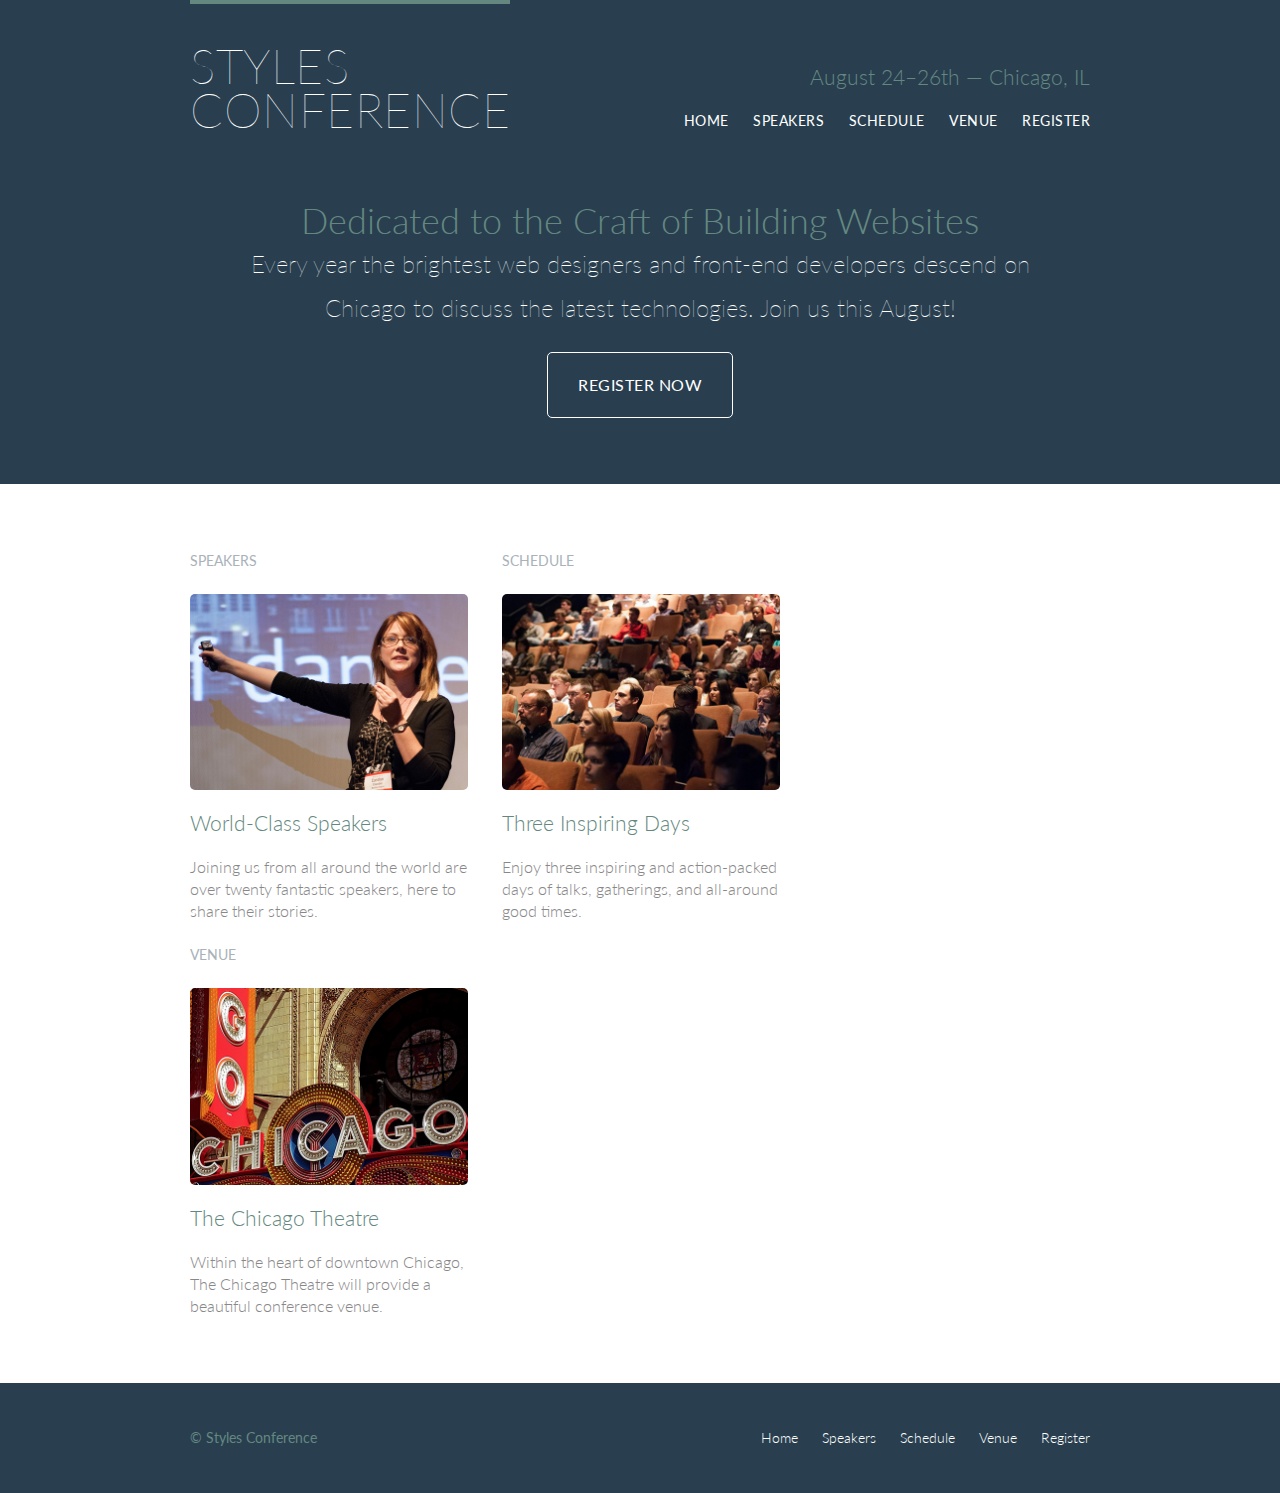
<file: index.html>
<!DOCTYPE html>
<html lang="en">

<head>
    <meta charset="utf-8">
    <title>Styles Conference</title>
    <link rel="stylesheet" href="assets/stylesheets/main.css">
    <link rel="stylesheet" href="http://fonts.googleapis.com/css?family=Lato:100,300,400">
</head>

<body>

    <!-- Header -->

    <header class="primary-header container group">

        <h1 class="logo">
        <a href="index.html">Styles <br> Conference</a>
      </h1>

        <h3 class="tagline">August 24&ndash;26th &mdash; Chicago, IL</h3>

        <nav class="nav primary-nav">
            <ul>
                <li><a href="index.html">Home</a></li>
                <!--
          -->
                <li><a href="speakers.html">Speakers</a></li>
                <!--
          -->
                <li><a href="schedule.html">Schedule</a></li>
                <!--
          -->
                <li><a href="venue.html">Venue</a></li>
                <!--
          -->
                <li><a href="register.html">Register</a></li>
            </ul>
        </nav>

    </header>

    <!-- Hero -->

    <section class="hero container">

        <h2>Dedicated to the Craft of Building Websites</h2>

        <p>Every year the brightest web designers and front-end developers descend on Chicago to discuss the latest technologies. Join us this August!</p>

        <a class="btn btn-alt" href="register.html">Register Now</a>

    </section>

    <!-- Teasers -->

    <section class="row">
        <div class="grid">

            <!-- Speakers -->

            <section class="teaser col-1-3">
                <h5>Speakers</h5>
                <a href="speakers.html">
                    <img src="assets/images/home/speakers.jpg" alt="Professional Speaker">
                    <h3>World-Class Speakers</h3>
                </a>
                <p>Joining us from all around the world are over twenty fantastic speakers, here to share their stories.</p>
            </section>
            <!--

        Schedule

        -->
            <section class="teaser col-1-3">
                <h5>Schedule</h5>
                <a href="schedule.html">
                    <img src="assets/images/home/schedule.jpg" alt="Conference Attendees">
                    <h3>Three Inspiring Days</h3>
                </a>
                <p>Enjoy three inspiring and action-packed days of talks, gatherings, and all-around good times.</p>
            </section>
            <!--

        Venue

        -->
            <section class="teaser col-1-3">
                <h5>Venue</h5>
                <a href="venue.html">
                    <img src="assets/images/home/venue.jpg" alt="The Chicago Theatre">
                    <h3>The Chicago Theatre</h3>
                </a>
                <p>Within the heart of downtown Chicago, The Chicago Theatre will provide a beautiful conference venue.</p>
            </section>

        </div>
    </section>

    <!-- Footer -->

    <footer class="primary-footer container group">

        <small>&copy; Styles Conference</small>

        <nav class="nav">
            <ul>
                <li><a href="index.html">Home</a></li>
                <!--
          -->
                <li><a href="speakers.html">Speakers</a></li>
                <!--
          -->
                <li><a href="schedule.html">Schedule</a></li>
                <!--
          -->
                <li><a href="venue.html">Venue</a></li>
                <!--
          -->
                <li><a href="register.html">Register</a></li>
            </ul>
        </nav>

    </footer>

</body>

</html>
</file>
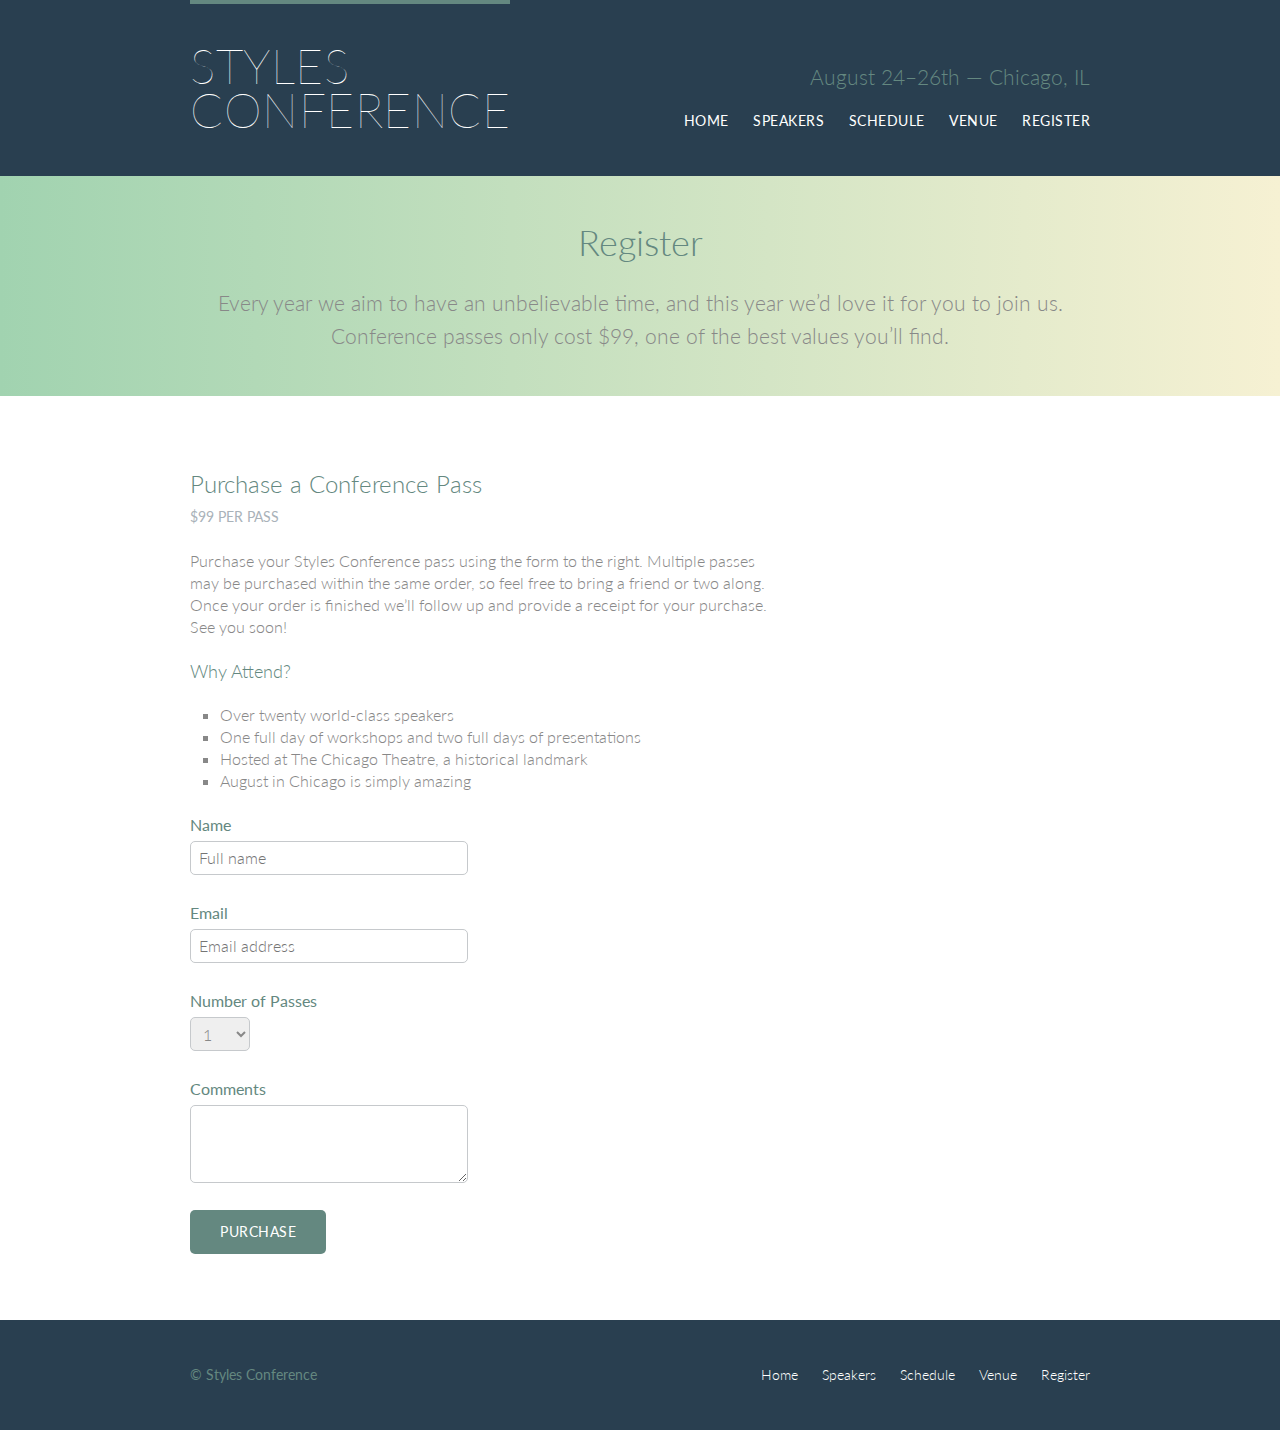
<file: register.html>
<!DOCTYPE html>
<html lang="en">

<head>
    <meta charset="utf-8">
    <title>Register - Styles Conference</title>
    <link rel="stylesheet" href="assets/stylesheets/main.css">
    <link rel="stylesheet" href="http://fonts.googleapis.com/css?family=Lato:100,300,400">
</head>

<body>


    <header class="primary-header container group">

        <h1 class="logo">
        <a href="index.html">Styles <br> Conference</a>
      </h1>

        <h3 class="tagline">August 24&ndash;26th &mdash; Chicago, IL</h3>

        <nav class="nav primary-nav">
            <ul>
                <li><a href="index.html">Home</a></li>
                <!--
          -->
                <li><a href="speakers.html">Speakers</a></li>
                <!--
          -->
                <li><a href="schedule.html">Schedule</a></li>
                <!--
          -->
                <li><a href="venue.html">Venue</a></li>
                <!--
          -->
                <li><a href="register.html">Register</a></li>
            </ul>
        </nav>

    </header>


    <section class="row-alt">
        <div class="lead container">

            <h1>Register</h1>

            <p>Every year we aim to have an unbelievable time, and this year we&#8217;d love it for you to join us. Conference passes only cost $99, one of the best values you&#8217;ll find.</p>

        </div>
    </section>


    <section class="row">
        <div class="grid">


            <section class="col-2-3">

                <h2>Purchase a Conference Pass</h2>
                <h5>$99 per Pass</h5>

                <p>Purchase your Styles Conference pass using the form to the right. Multiple passes may be purchased within the same order, so feel free to bring a friend or two along. Once your order is finished we&#8217;ll follow up and provide a receipt for your purchase. See you soon!</p>

                <h4>Why Attend?</h4>

                <ul class="why-attend">
                    <li>Over twenty world-class speakers</li>
                    <li>One full day of workshops and two full days of presentations</li>
                    <li>Hosted at The Chicago Theatre, a historical landmark</li>
                    <li>August in Chicago is simply amazing</li>
                </ul>

            </section>

            <form class="col-1-3" action="#" method="post">

                <fieldset class="register-group">

                    <label>
                        Name
                        <input type="text" name="name" placeholder="Full name" required>
                    </label>

                    <label>
                        Email
                        <input type="email" name="email" placeholder="Email address" required>
                    </label>

                    <label>
                        Number of Passes
                        <select name="quantity" required>
                            <option value="1" selected>1</option>
                            <option value="2">2</option>
                            <option value="3">3</option>
                            <option value="4">4</option>
                            <option value="5">5</option>
                        </select>
                    </label>

                    <label>
                        Comments
                        <textarea name="comments"></textarea>
                    </label>

                </fieldset>

                <input class="btn btn-default" type="submit" name="submit" value="Purchase">

            </form>

        </div>
    </section>


    <footer class="primary-footer container group">

        <small>&copy; Styles Conference</small>

        <nav class="nav">
            <ul>
                <li><a href="index.html">Home</a></li>
                <!--
          -->
                <li><a href="speakers.html">Speakers</a></li>
                <!--
          -->
                <li><a href="schedule.html">Schedule</a></li>
                <!--
          -->
                <li><a href="venue.html">Venue</a></li>
                <!--
          -->
                <li><a href="register.html">Register</a></li>
            </ul>
        </nav>

    </footer>

</body>

</html>
</file>
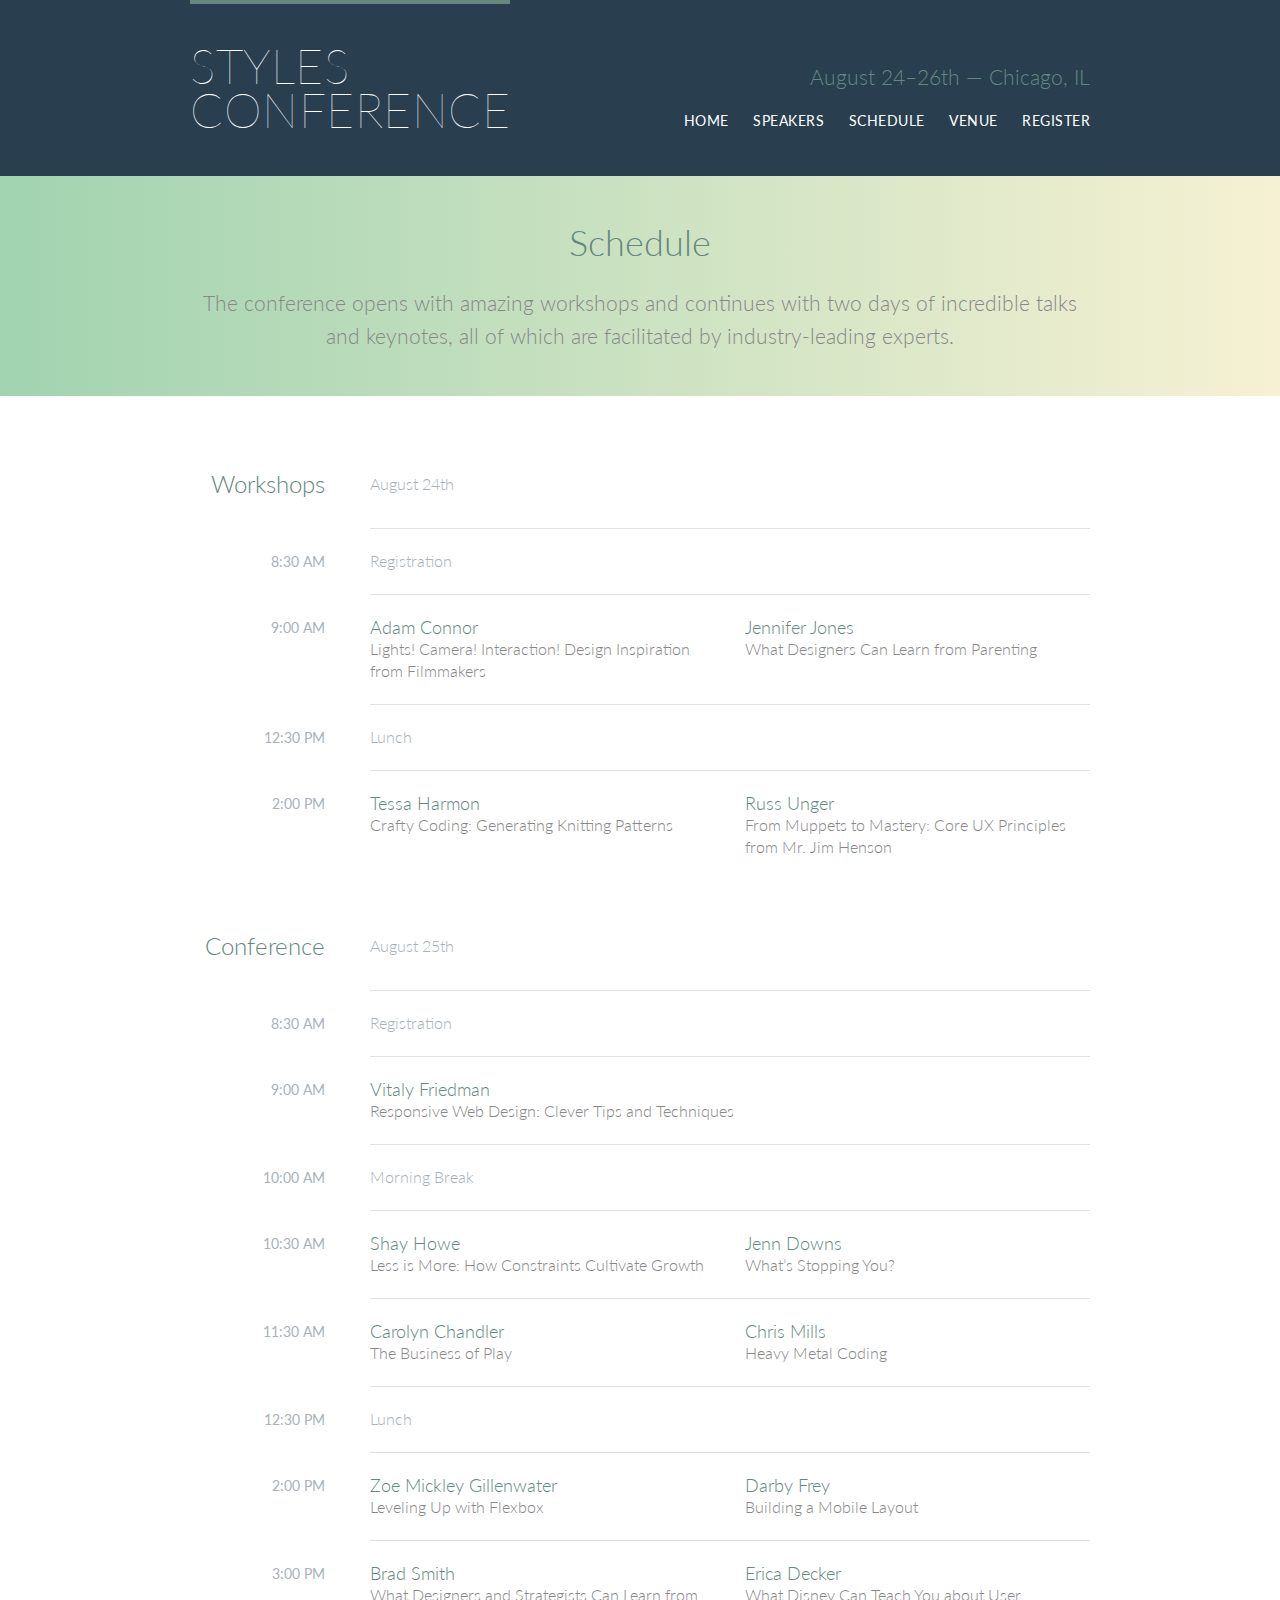
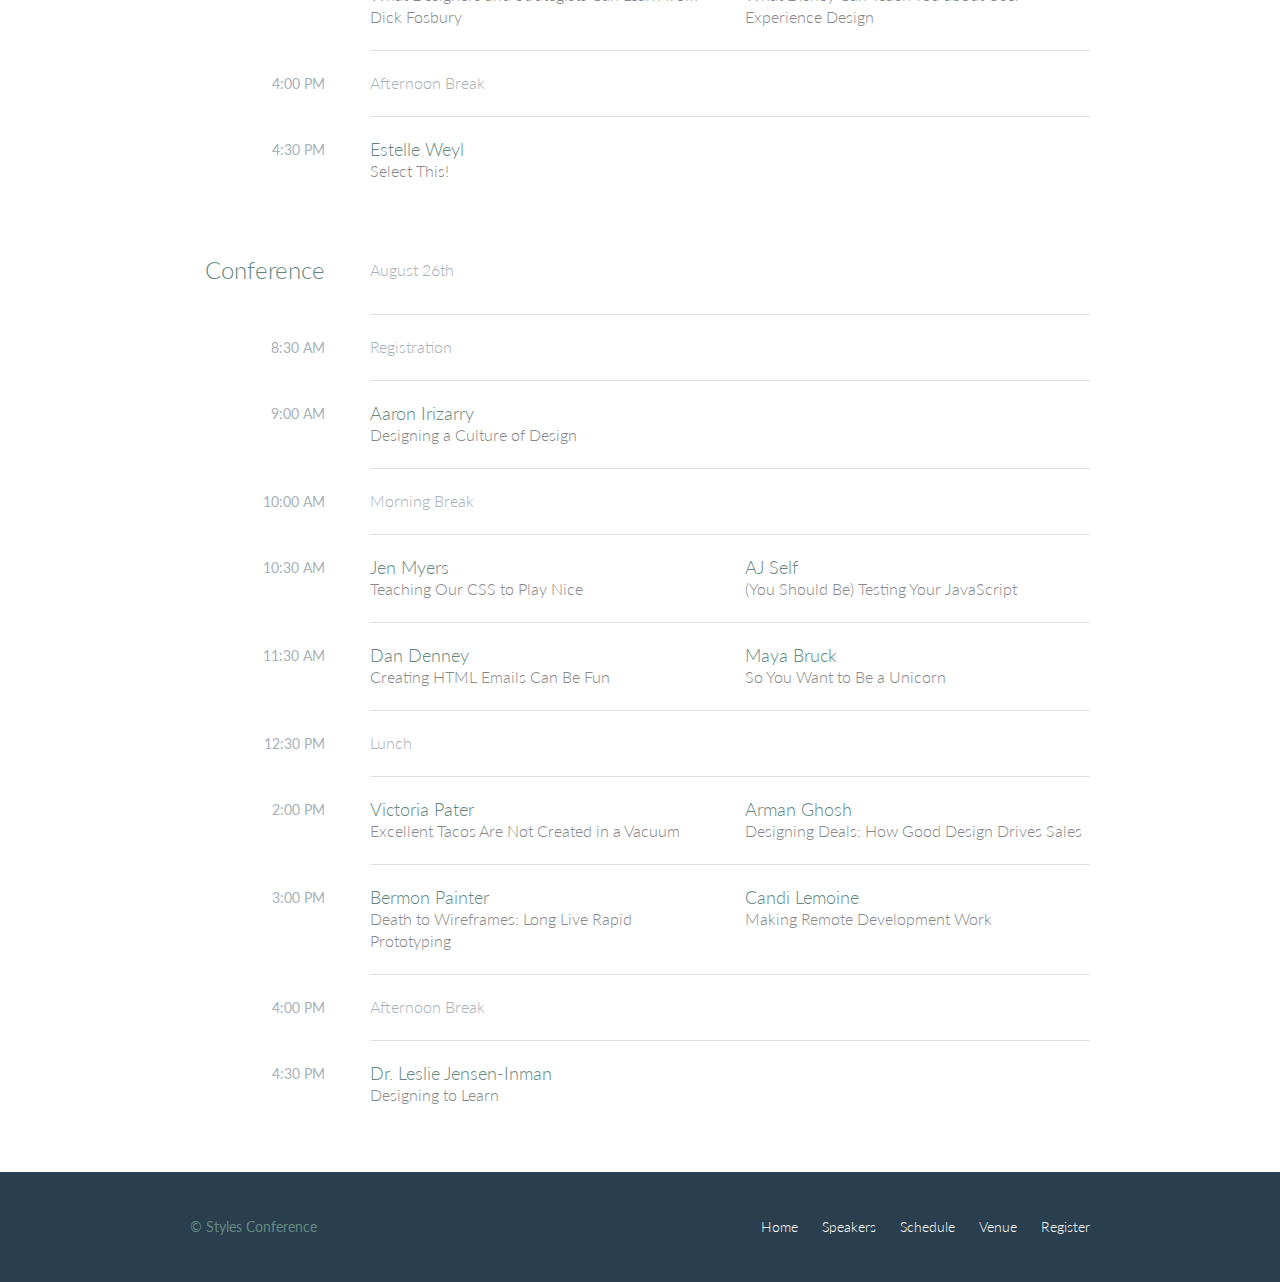
<file: schedule.html>
<!DOCTYPE html>
<html lang="en">

<head>
    <meta charset="utf-8">
    <title>Schedule - Styles Conference</title>
    <link rel="stylesheet" href="assets/stylesheets/main.css">
    <link rel="stylesheet" href="http://fonts.googleapis.com/css?family=Lato:100,300,400">
</head>

<body>

    <!-- Header -->

    <header class="primary-header container group">

        <h1 class="logo">
        <a href="index.html">Styles <br> Conference</a>
      </h1>

        <h3 class="tagline">August 24&ndash;26th &mdash; Chicago, IL</h3>

        <nav class="nav primary-nav">
            <ul>
                <li><a href="index.html">Home</a></li>
                <!--
          -->
                <li><a href="speakers.html">Speakers</a></li>
                <!--
          -->
                <li><a href="schedule.html">Schedule</a></li>
                <!--
          -->
                <li><a href="venue.html">Venue</a></li>
                <!--
          -->
                <li><a href="register.html">Register</a></li>
            </ul>
        </nav>

    </header>

    <!-- Lead -->

    <section class="row-alt">
        <div class="lead container">

            <h1>Schedule</h1>

            <p>The conference opens with amazing workshops and continues with two days of incredible talks and keynotes, all of which are facilitated by industry-leading experts.</p>

        </div>
    </section>


    <section class="row">
        <div class="container">

            <table>
                <thead>
                    <tr>
                        <th scope="row">
                            Workshops
                        </th>
                        <td class="schedule-offset" colspan="2">
                            August 24th
                        </td>
                    </tr>
                </thead>
                <tbody>
                    <tr>
                        <th scope="row">
                            <time datetime="08:30:00">8:30 AM</time>
                        </th>
                        <td class="schedule-offset" colspan="2">
                            Registration
                        </td>
                    </tr>
                    <tr>
                        <th scope="row">
                            <time datetime="09:00:00">9:00 AM</time>
                        </th>
                        <td>
                            <a href="speakers.html#adam-connor">
                                <h4>Adam Connor</h4> Lights! Camera! Interaction! Design Inspiration from Filmmakers
                            </a>
                        </td>
                        <td>
                            <a href="speakers.html#jennifer-jones">
                                <h4>Jennifer Jones</h4> What Designers Can Learn from Parenting
                            </a>
                        </td>
                    </tr>
                    <tr>
                        <th scope="row">
                            <time datetime="12:30:00">12:30 PM</time>
                        </th>
                        <td class="schedule-offset" colspan="2">
                            Lunch
                        </td>
                    </tr>
                    <tr>
                        <th scope="row">
                            <time datetime="14:00">2:00 PM</time>
                        </th>
                        <td>
                            <a href="speakers.html#tessa-harmon">
                                <h4>Tessa Harmon</h4> Crafty Coding: Generating Knitting Patterns
                            </a>
                        </td>
                        <td>
                            <a href="speakers.html#russ-unger">
                                <h4>Russ Unger</h4> From Muppets to Mastery: Core UX Principles from Mr. Jim Henson
                            </a>
                        </td>
                    </tr>
                </tbody>
            </table>

            <!-- Conference -->

            <table>
                <thead>
                    <tr>
                        <th scope="row">
                            Conference
                        </th>
                        <td class="schedule-offset" colspan="2">
                            August 25th
                        </td>
                    </tr>
                </thead>
                <tbody>
                    <tr>
                        <th scope="row">
                            <time datetime="08:30:00">8:30 AM</time>
                        </th>
                        <td class="schedule-offset" colspan="2">
                            Registration
                        </td>
                    </tr>
                    <tr>
                        <th scope="row">
                            <time datetime="09:00:00">9:00 AM</time>
                        </th>
                        <td colspan="2">
                            <a href="speakers.html#vitaly-friedman">
                                <h4>Vitaly Friedman</h4> Responsive Web Design: Clever Tips and Techniques
                            </a>
                        </td>
                    </tr>
                    <tr>
                        <th scope="row">
                            <time datetime="10:00:00">10:00 AM</time>
                        </th>
                        <td class="schedule-offset" colspan="2">
                            Morning Break
                        </td>
                    </tr>
                    <tr>
                        <th scope="row">
                            <time datetime="10:30:00">10:30 AM</time>
                        </th>
                        <td>
                            <a href="speakers.html#shay-howe">
                                <h4>Shay Howe</h4> Less is More: How Constraints Cultivate Growth
                            </a>
                        </td>
                        <td>
                            <a href="speakers.html#jenn-downs">
                                <h4>Jenn Downs</h4> What&#8217;s Stopping You?
                            </a>
                        </td>
                    </tr>
                    <tr>
                        <th scope="row">
                            <time datetime="11:30:00">11:30 AM</time>
                        </th>
                        <td>
                            <a href="speakers.html#carolyn-chandler">
                                <h4>Carolyn Chandler</h4> The Business of Play
                            </a>
                        </td>
                        <td>
                            <a href="speakers.html#chris-mills">
                                <h4>Chris Mills</h4> Heavy Metal Coding
                            </a>
                        </td>
                    </tr>
                    <tr>
                        <th scope="row">
                            <time datetime="12:30:00">12:30 PM</time>
                        </th>
                        <td class="schedule-offset" colspan="2">
                            Lunch
                        </td>
                    </tr>
                    <tr>
                        <th scope="row">
                            <time datetime="14:00">2:00 PM</time>
                        </th>
                        <td>
                            <a href="speakers.html#zoe-mickley-gillenwater">
                                <h4>Zoe Mickley Gillenwater</h4> Leveling Up with Flexbox
                            </a>
                        </td>
                        <td>
                            <a href="speakers.html#darby-frey">
                                <h4>Darby Frey</h4> Building a Mobile Layout
                            </a>
                        </td>
                    </tr>
                    <tr>
                        <th scope="row">
                            <time datetime="15:00:00">3:00 PM</time>
                        </th>
                        <td>
                            <a href="speakers.html#brad-smith">
                                <h4>Brad Smith</h4> What Designers and Strategists Can Learn from Dick Fosbury
                            </a>
                        </td>
                        <td>
                            <a href="speakers.html#erica-decker">
                                <h4>Erica Decker</h4> What Disney Can Teach You about User Experience Design
                            </a>
                        </td>
                    </tr>
                    <tr>
                        <th scope="row">
                            <time datetime="16:00:00">4:00 PM</time>
                        </th>
                        <td class="schedule-offset" colspan="2">
                            Afternoon Break
                        </td>
                    </tr>
                    <tr>
                        <th scope="row">
                            <time datetime="16:30:00">4:30 PM</time>
                        </th>
                        <td colspan="2">
                            <a href="speakers.html#estelle-weyl">
                                <h4>Estelle Weyl</h4> Select This!
                            </a>
                        </td>
                    </tr>
                </tbody>
            </table>


            <table>
                <thead>
                    <tr>
                        <th scope="row">
                            Conference
                        </th>
                        <td class="schedule-offset" colspan="2">
                            August 26th
                        </td>
                    </tr>
                </thead>
                <tbody>
                    <tr>
                        <th scope="row">
                            <time datetime="08:30:00">8:30 AM</time>
                        </th>
                        <td class="schedule-offset" colspan="2">
                            Registration
                        </td>
                    </tr>
                    <tr>
                        <th scope="row">
                            <time datetime="09:00:00">9:00 AM</time>
                        </th>
                        <td colspan="2">
                            <a href="speakers.html#aaron-irizarry">
                                <h4>Aaron Irizarry</h4> Designing a Culture of Design
                            </a>
                        </td>
                    </tr>
                    <tr>
                        <th scope="row">
                            <time datetime="10:00:00">10:00 AM</time>
                        </th>
                        <td class="schedule-offset" colspan="2">
                            Morning Break
                        </td>
                    </tr>
                    <tr>
                        <th scope="row">
                            <time datetime="10:30:00">10:30 AM</time>
                        </th>
                        <td>
                            <a href="speakers.html#jen-myers">
                                <h4>Jen Myers</h4> Teaching Our CSS to Play Nice
                            </a>
                        </td>
                        <td>
                            <a href="speakers.html#aj-self">
                                <h4>AJ Self</h4> (You Should Be) Testing Your JavaScript
                            </a>
                        </td>
                    </tr>
                    <tr>
                        <th scope="row">
                            <time datetime="11:30:00">11:30 AM</time>
                        </th>
                        <td>
                            <a href="speakers.html#dan-denney">
                                <h4>Dan Denney</h4> Creating HTML Emails Can Be Fun
                            </a>
                        </td>
                        <td>
                            <a href="speakers.html#maya-bruck">
                                <h4>Maya Bruck</h4> So You Want to Be a Unicorn
                            </a>
                        </td>
                    </tr>
                    <tr>
                        <th scope="row">
                            <time datetime="12:30:00">12:30 PM</time>
                        </th>
                        <td class="schedule-offset" colspan="2">
                            Lunch
                        </td>
                    </tr>
                    <tr>
                        <th scope="row">
                            <time datetime="14:00">2:00 PM</time>
                        </th>
                        <td>
                            <a href="speakers.html#victoria-pater">
                                <h4>Victoria Pater</h4> Excellent Tacos Are Not Created in a Vacuum
                            </a>
                        </td>
                        <td>
                            <a href="speakers.html#arman-ghosh">
                                <h4>Arman Ghosh</h4> Designing Deals: How Good Design Drives Sales
                            </a>
                        </td>
                    </tr>
                    <tr>
                        <th scope="row">
                            <time datetime="15:00:00">3:00 PM</time>
                        </th>
                        <td>
                            <a href="speakers.html#bermon-painter">
                                <h4>Bermon Painter</h4> Death to Wireframes: Long Live Rapid Prototyping
                            </a>
                        </td>
                        <td>
                            <a href="speakers.html#candi-lemoine">
                                <h4>Candi Lemoine</h4> Making Remote Development Work
                            </a>
                        </td>
                    </tr>
                    <tr>
                        <th scope="row">
                            <time datetime="16:00:00">4:00 PM</time>
                        </th>
                        <td class="schedule-offset" colspan="2">
                            Afternoon Break
                        </td>
                    </tr>
                    <tr>
                        <th scope="row">
                            <time datetime="16:30:00">4:30 PM</time>
                        </th>
                        <td colspan="2">
                            <a href="speakers.html#leslie-jensen-inman">
                                <h4>Dr. Leslie Jensen-Inman</h4> Designing to Learn
                            </a>
                        </td>
                    </tr>
                </tbody>
            </table>

        </div>
    </section>


    <footer class="primary-footer container group">

        <small>&copy; Styles Conference</small>

        <nav class="nav">
            <ul>
                <li><a href="index.html">Home</a></li>
                <!--
          -->
                <li><a href="speakers.html">Speakers</a></li>
                <!--
          -->
                <li><a href="schedule.html">Schedule</a></li>
                <!--
          -->
                <li><a href="venue.html">Venue</a></li>
                <!--
          -->
                <li><a href="register.html">Register</a></li>
            </ul>
        </nav>

    </footer>

</body>

</html>
</file>
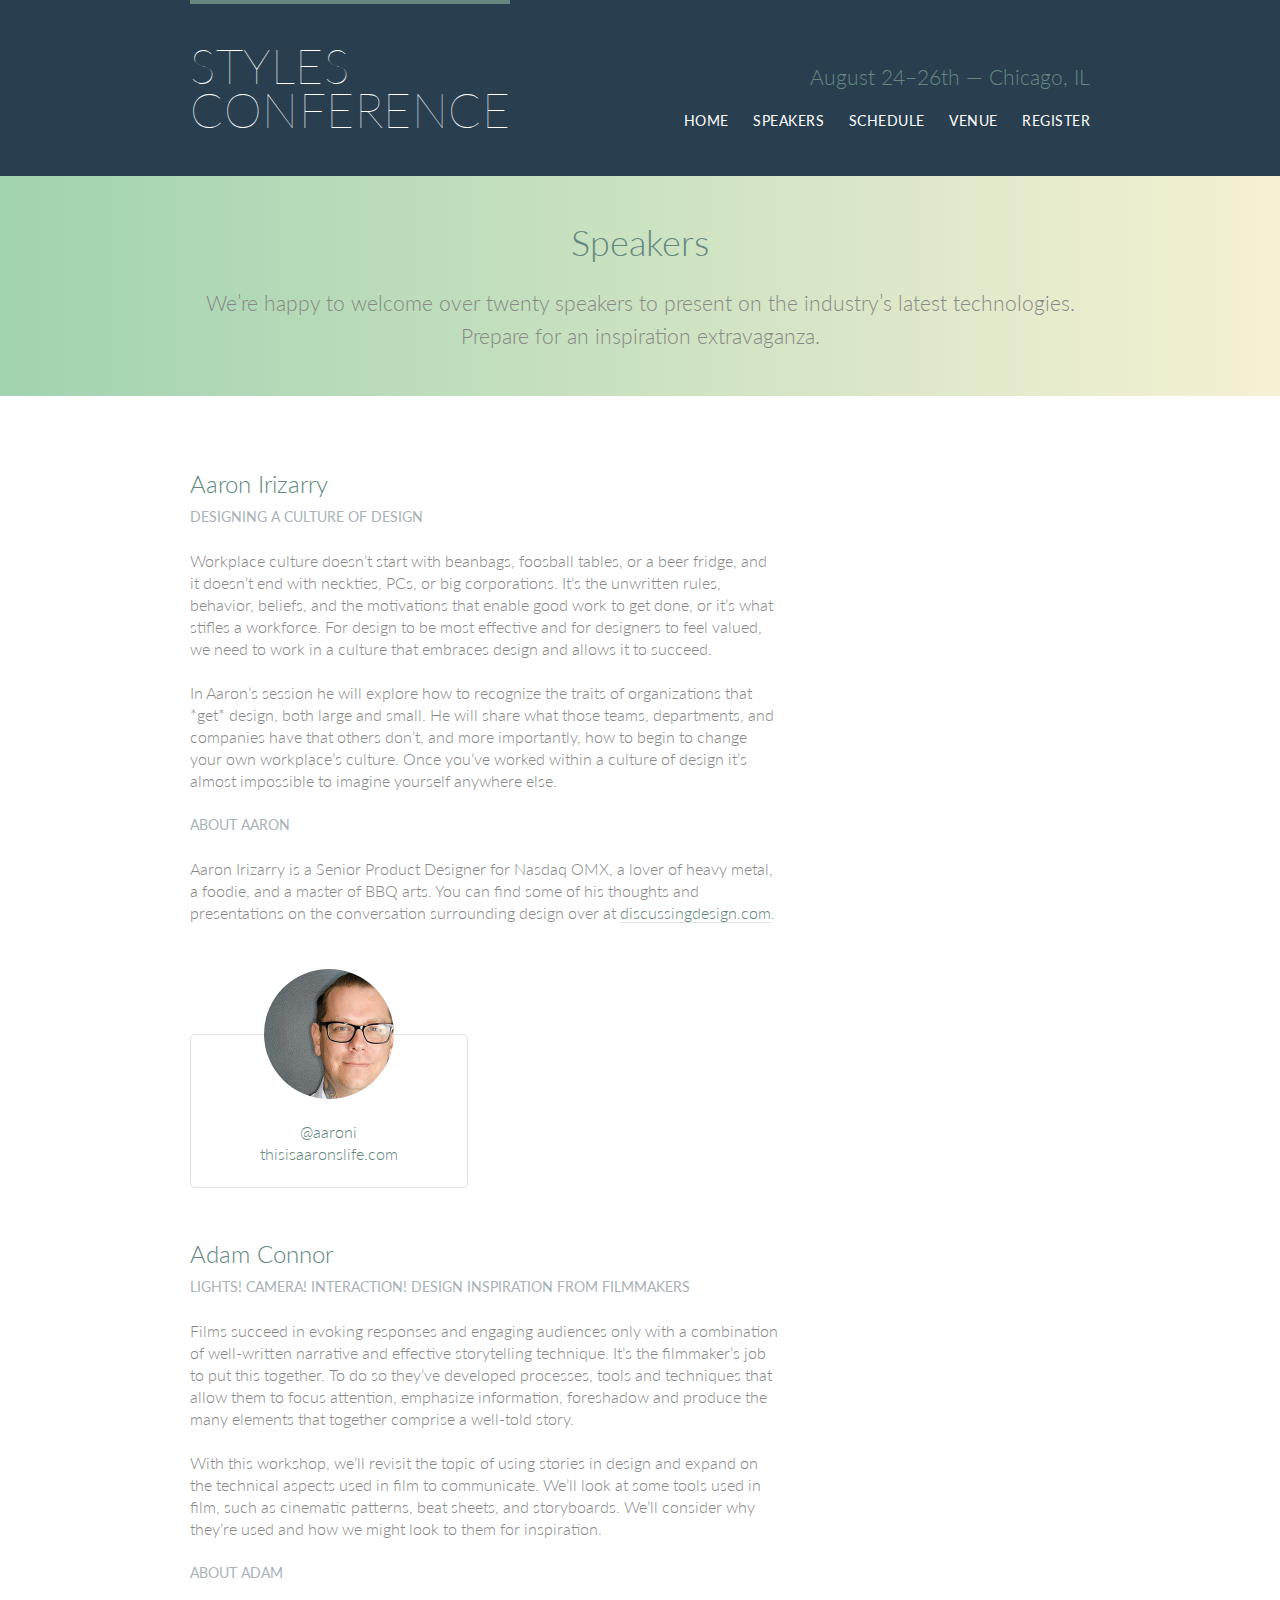
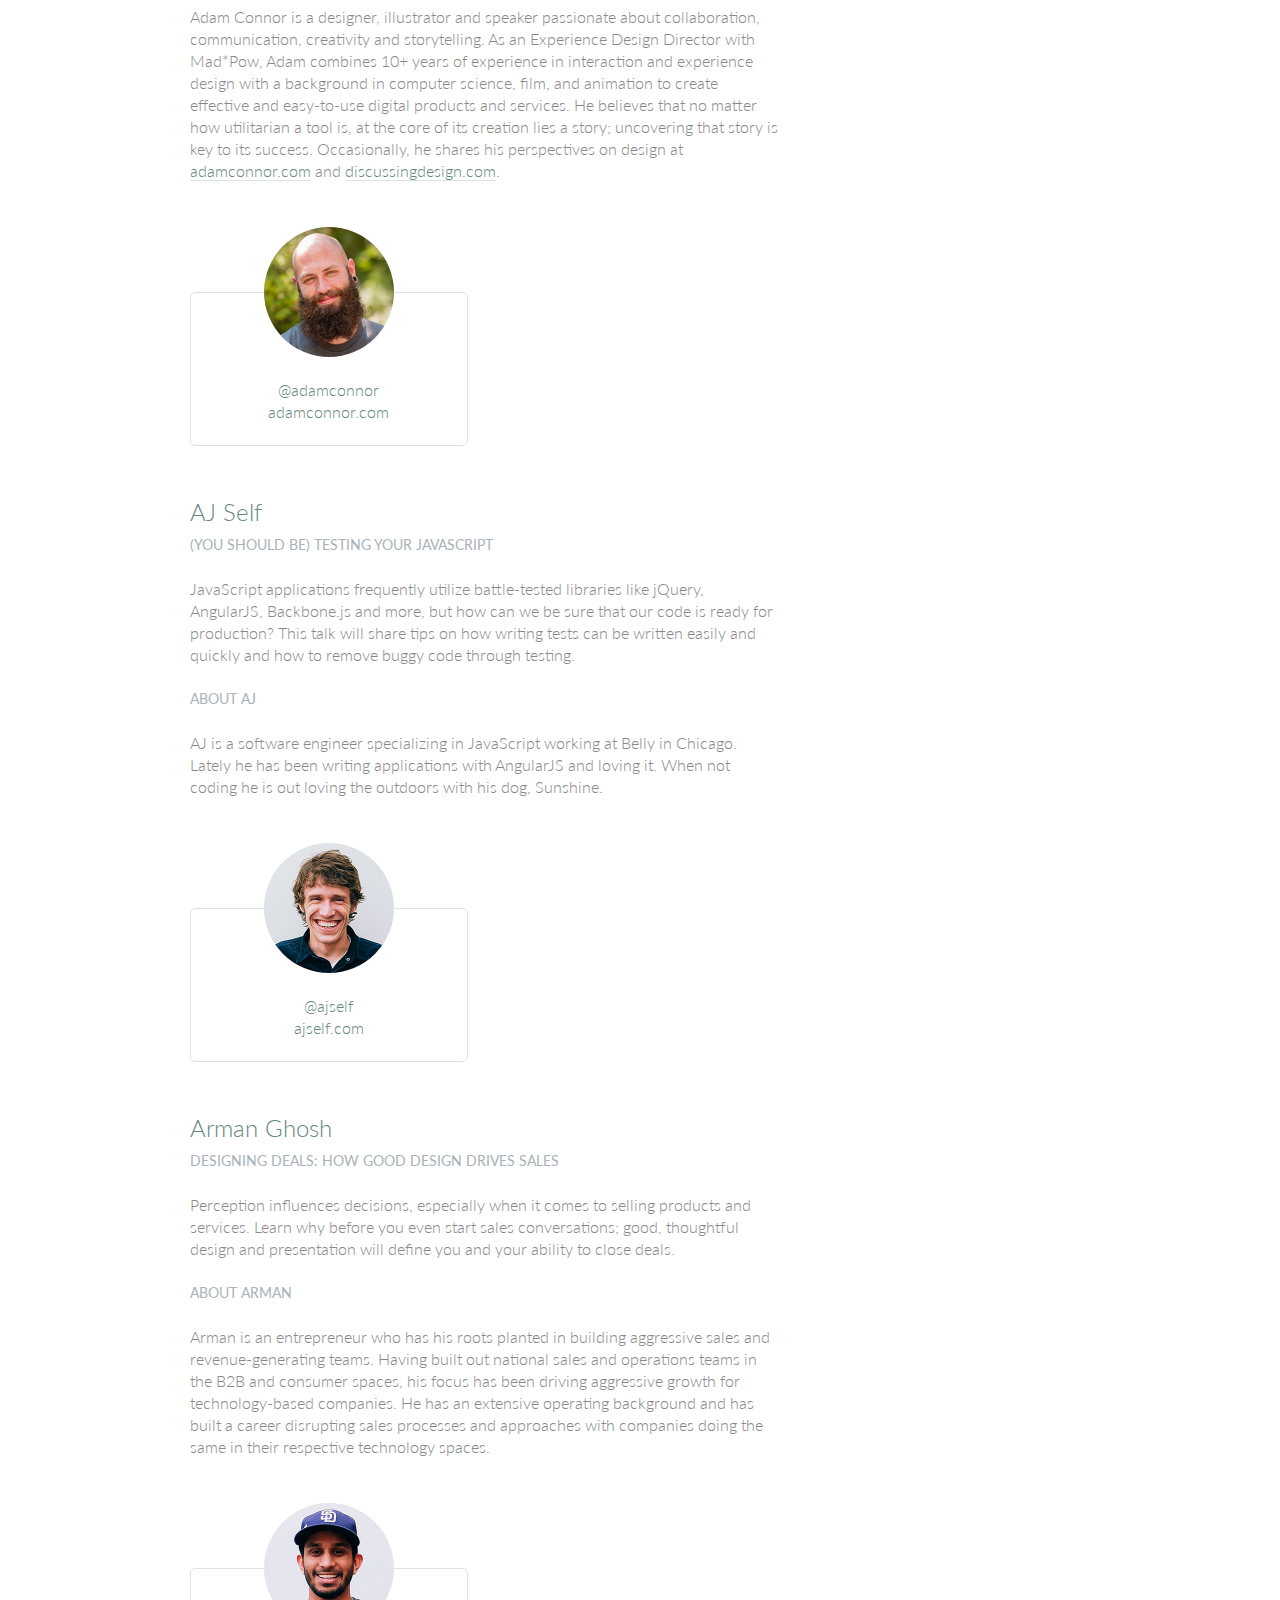
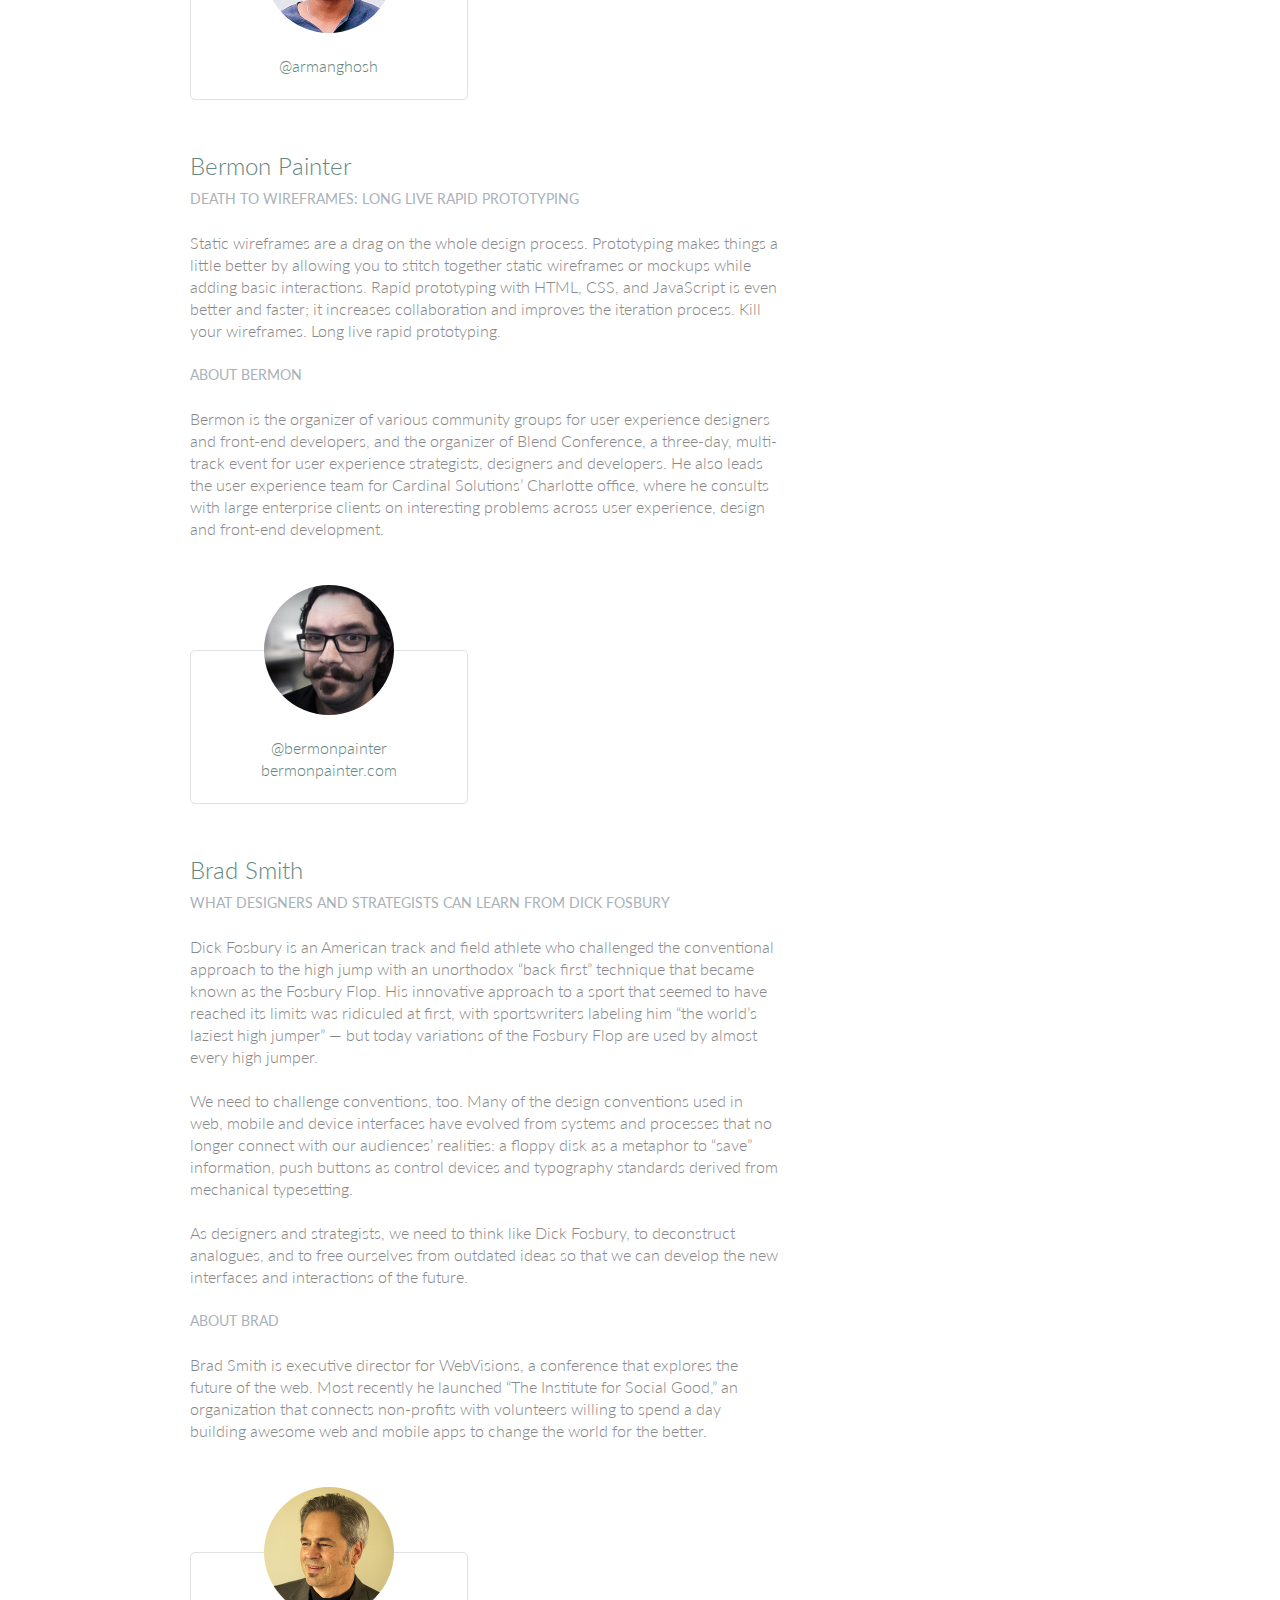
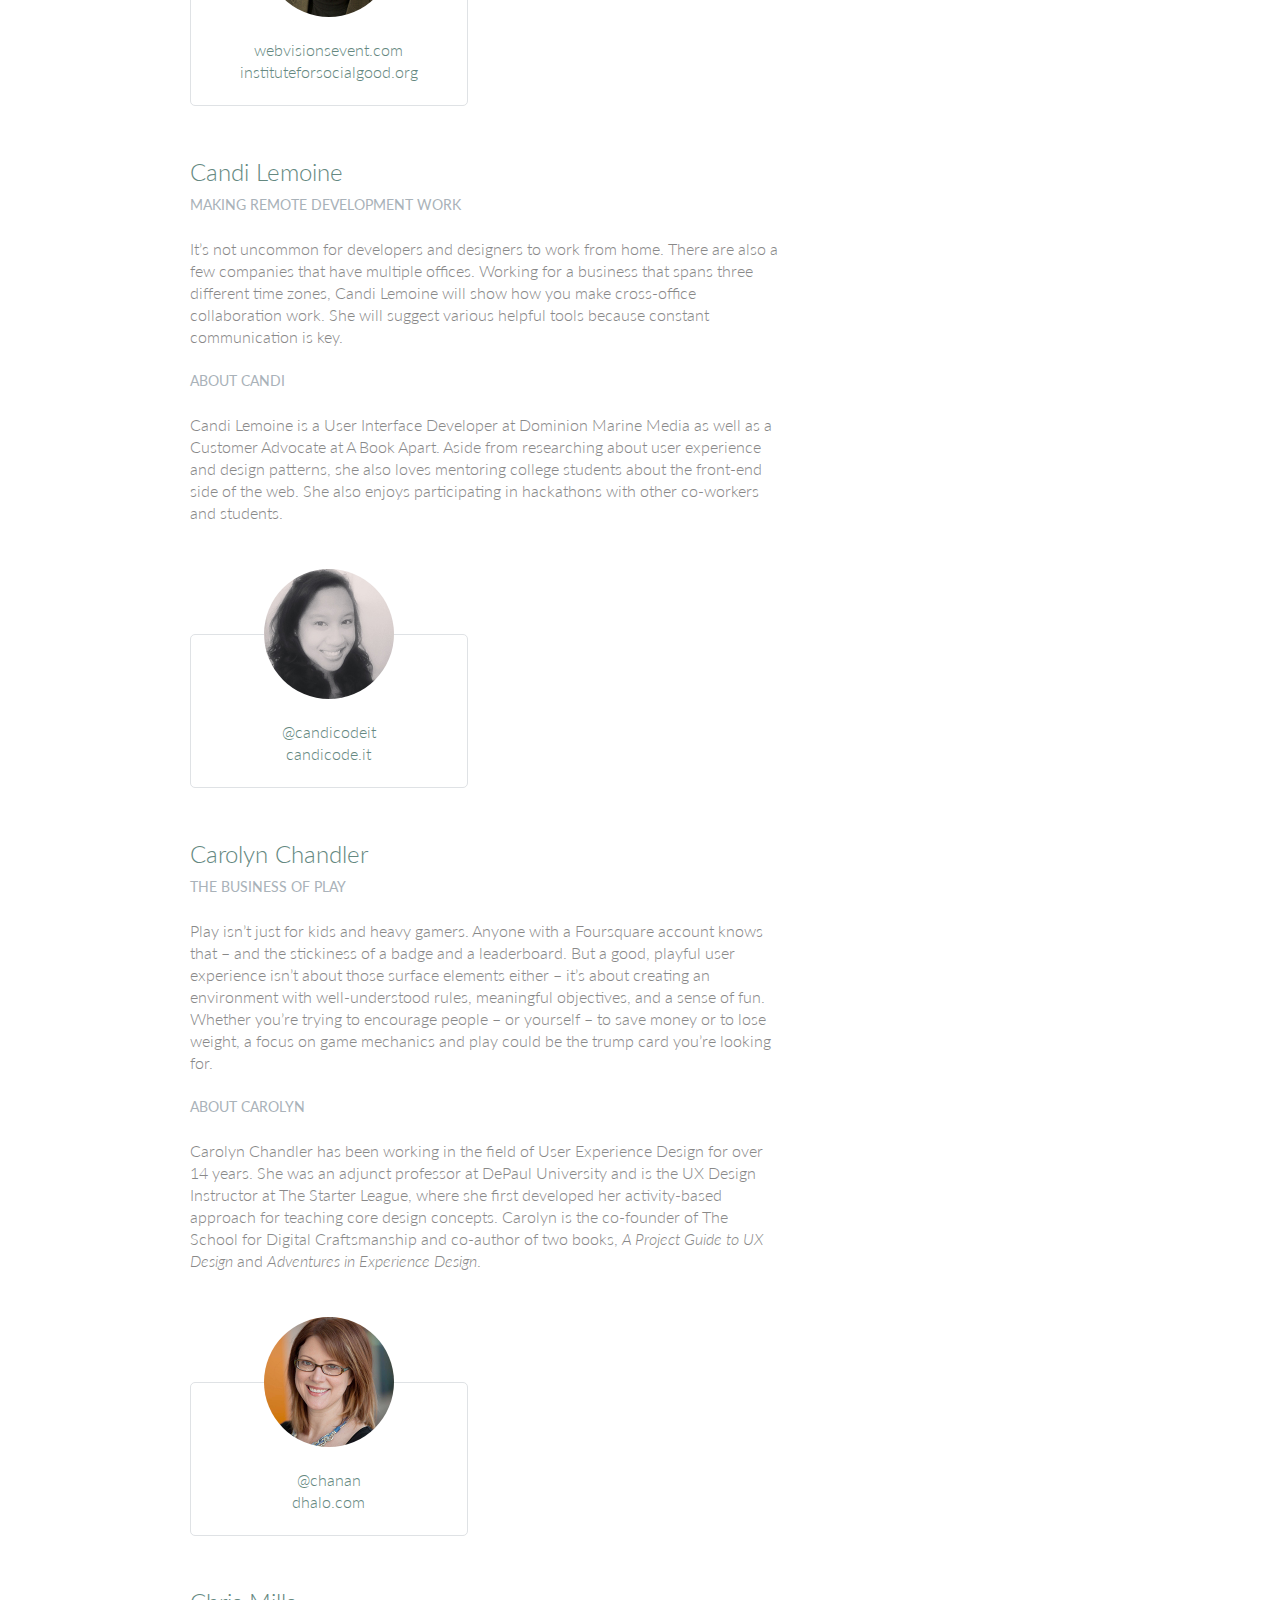
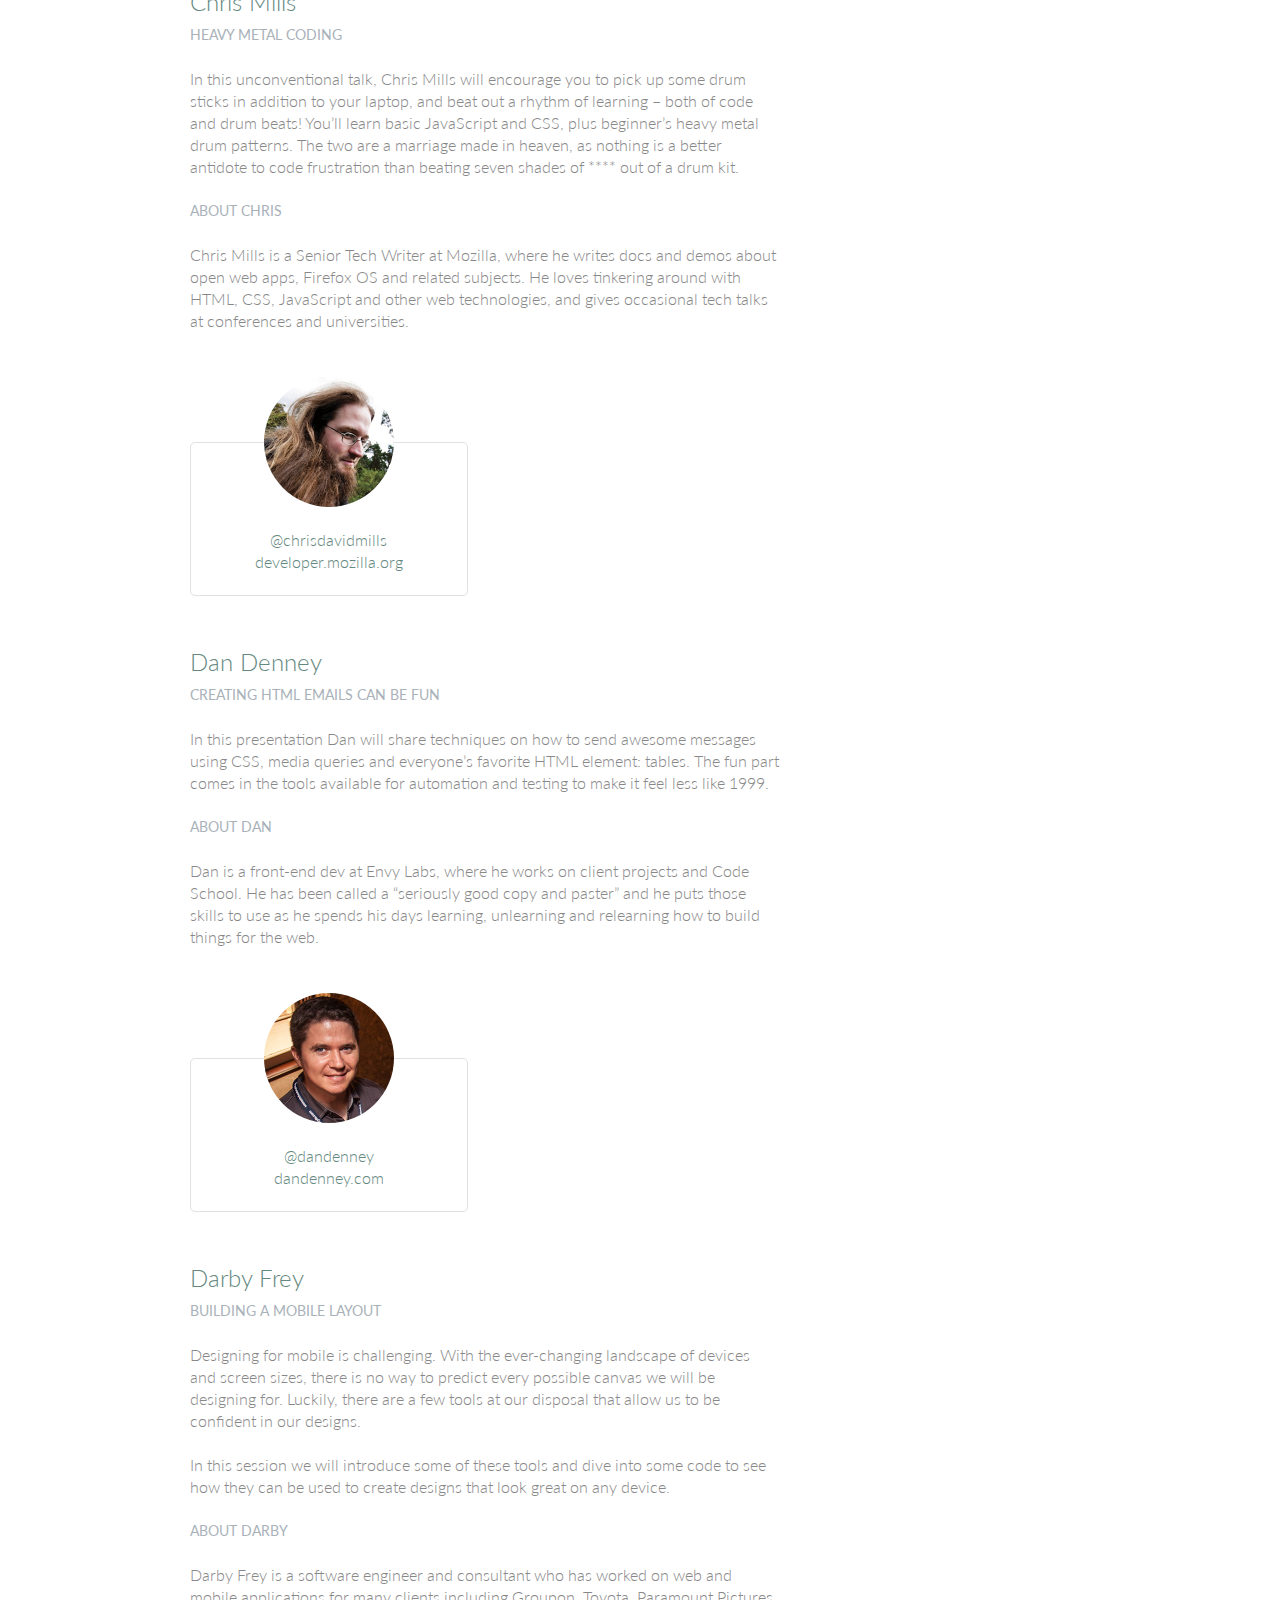
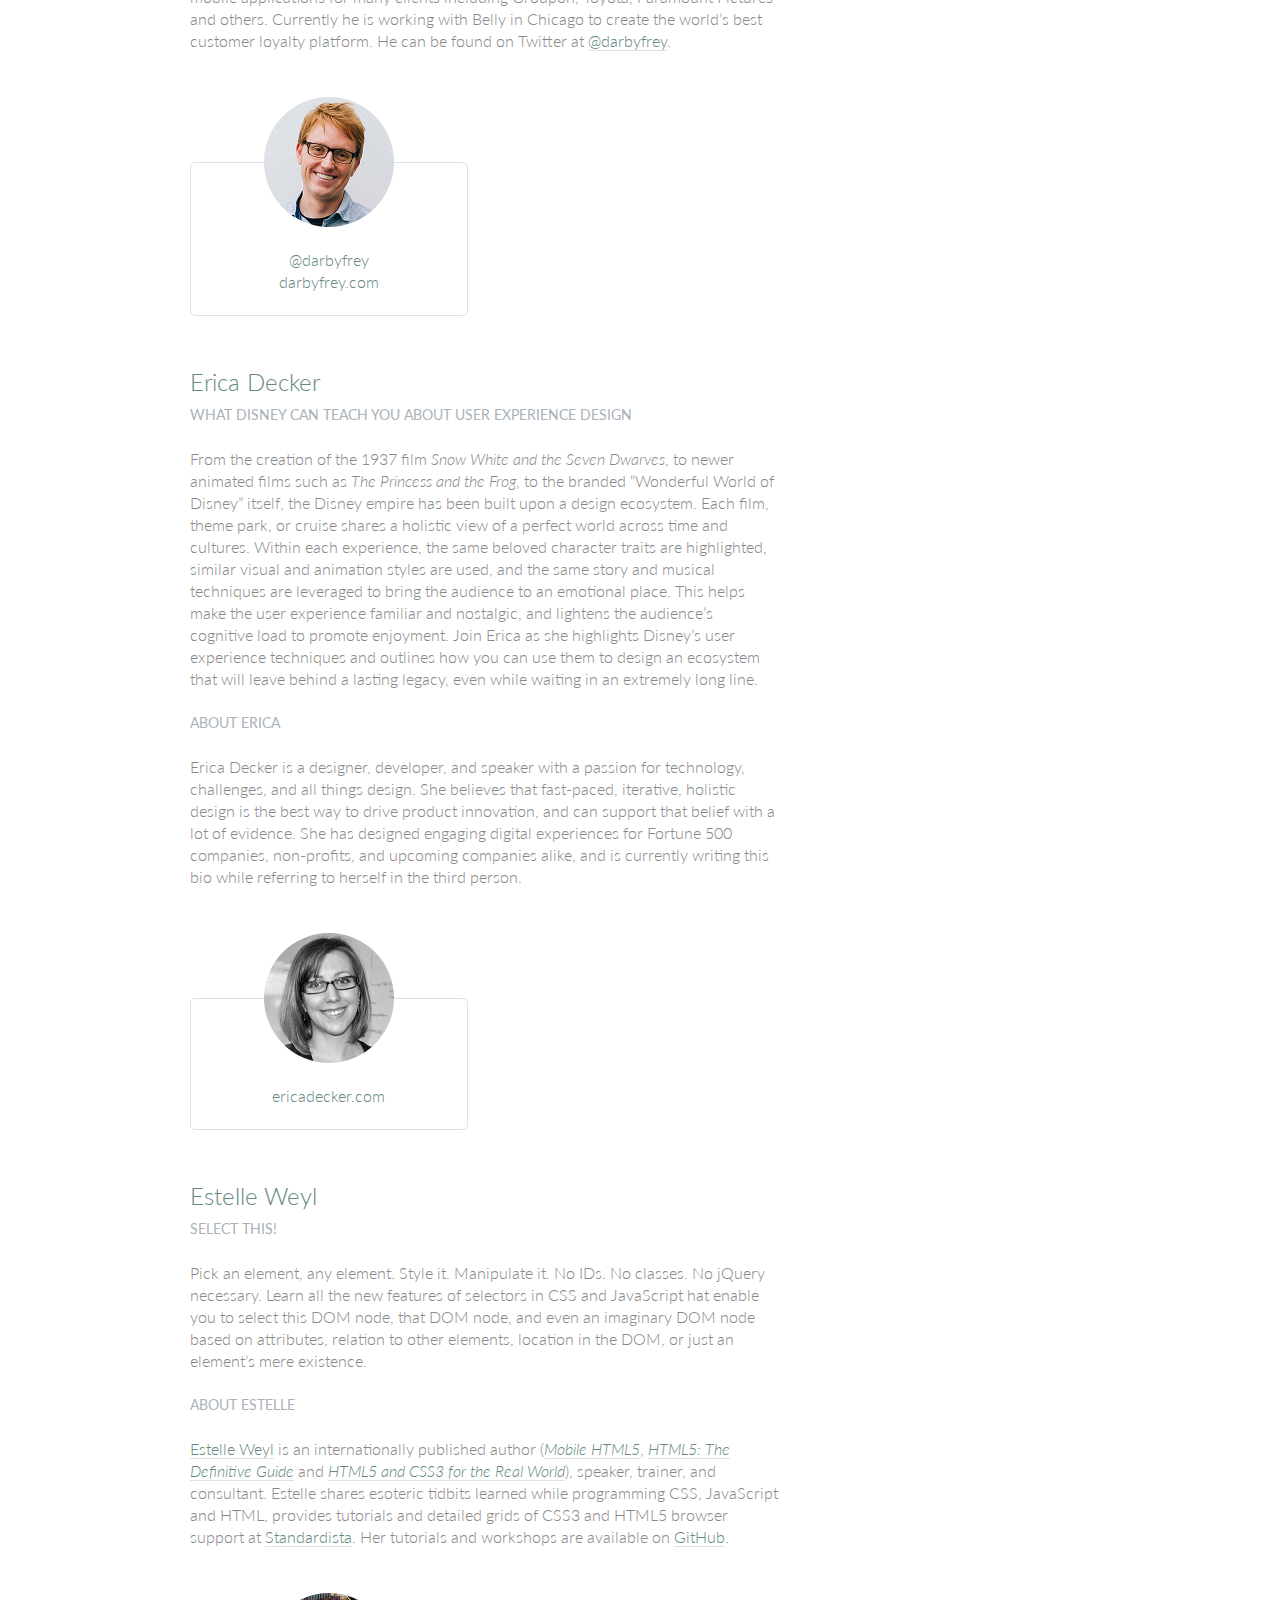
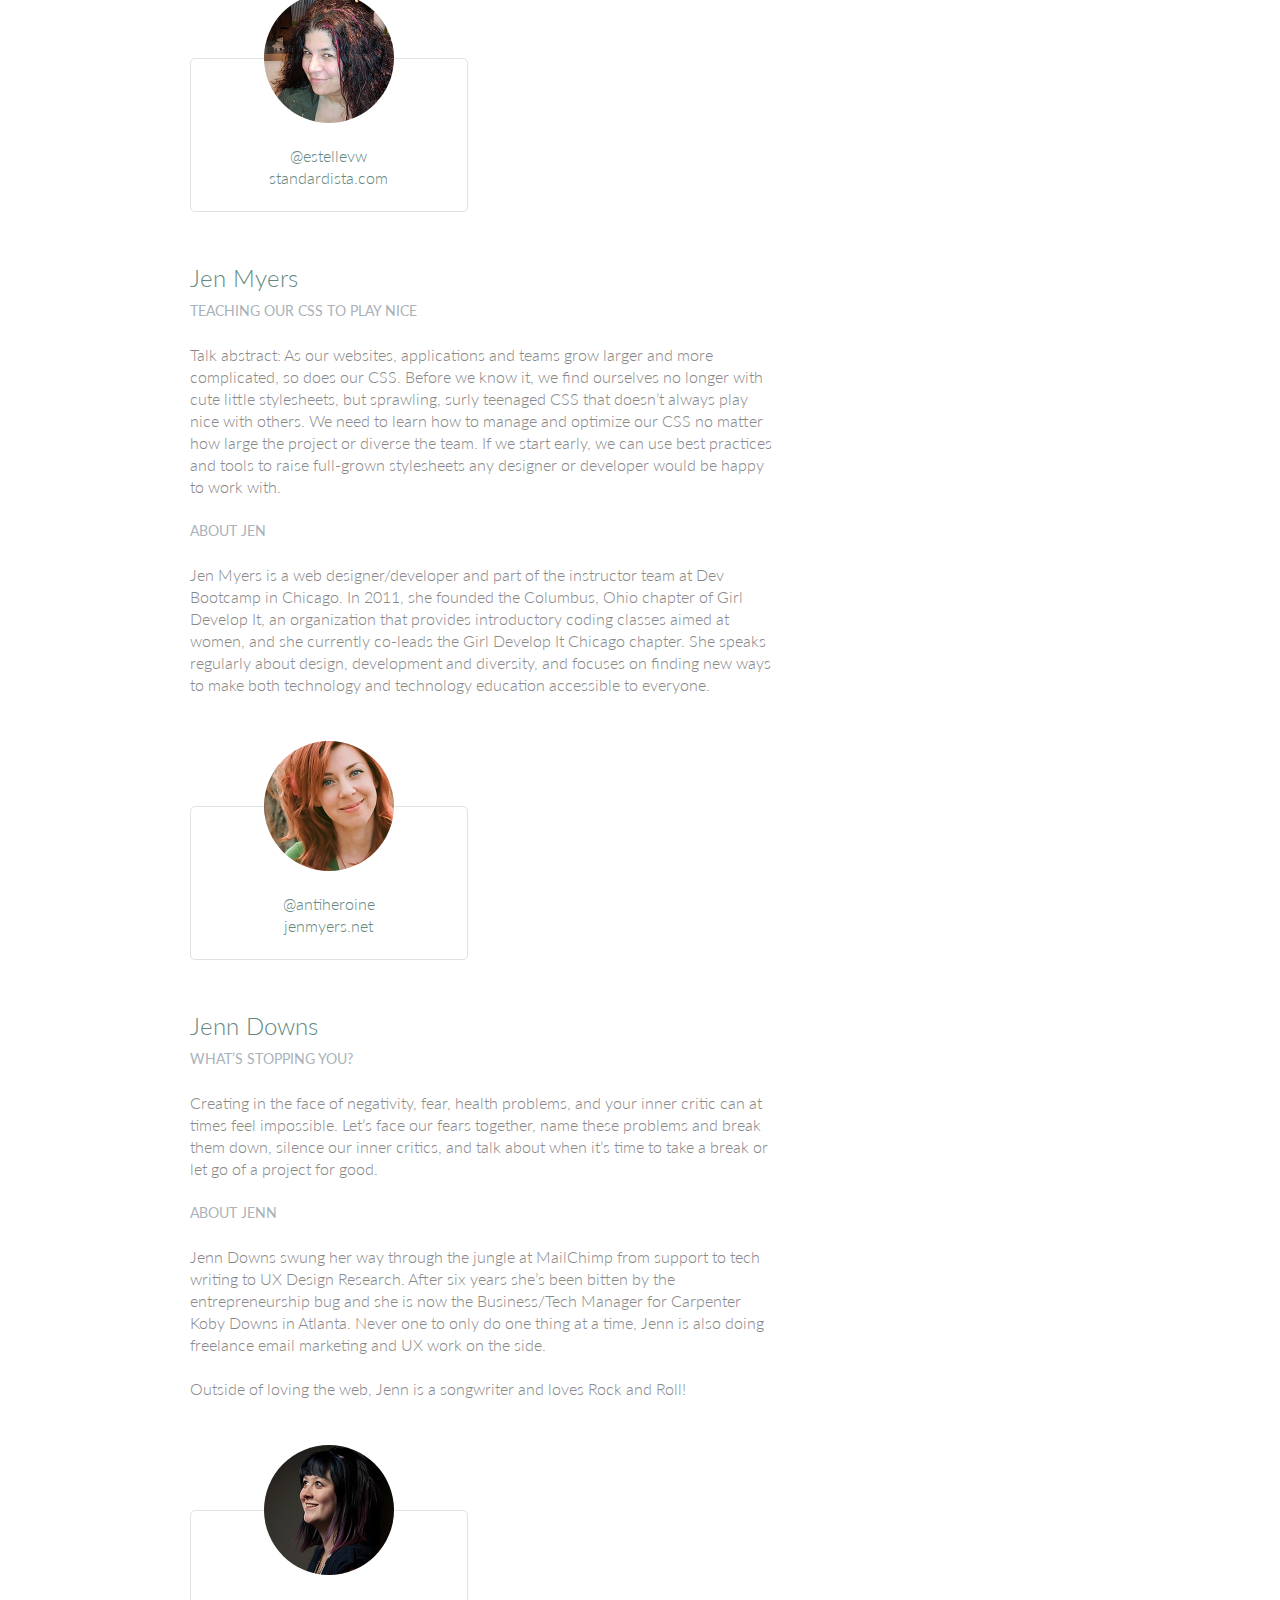
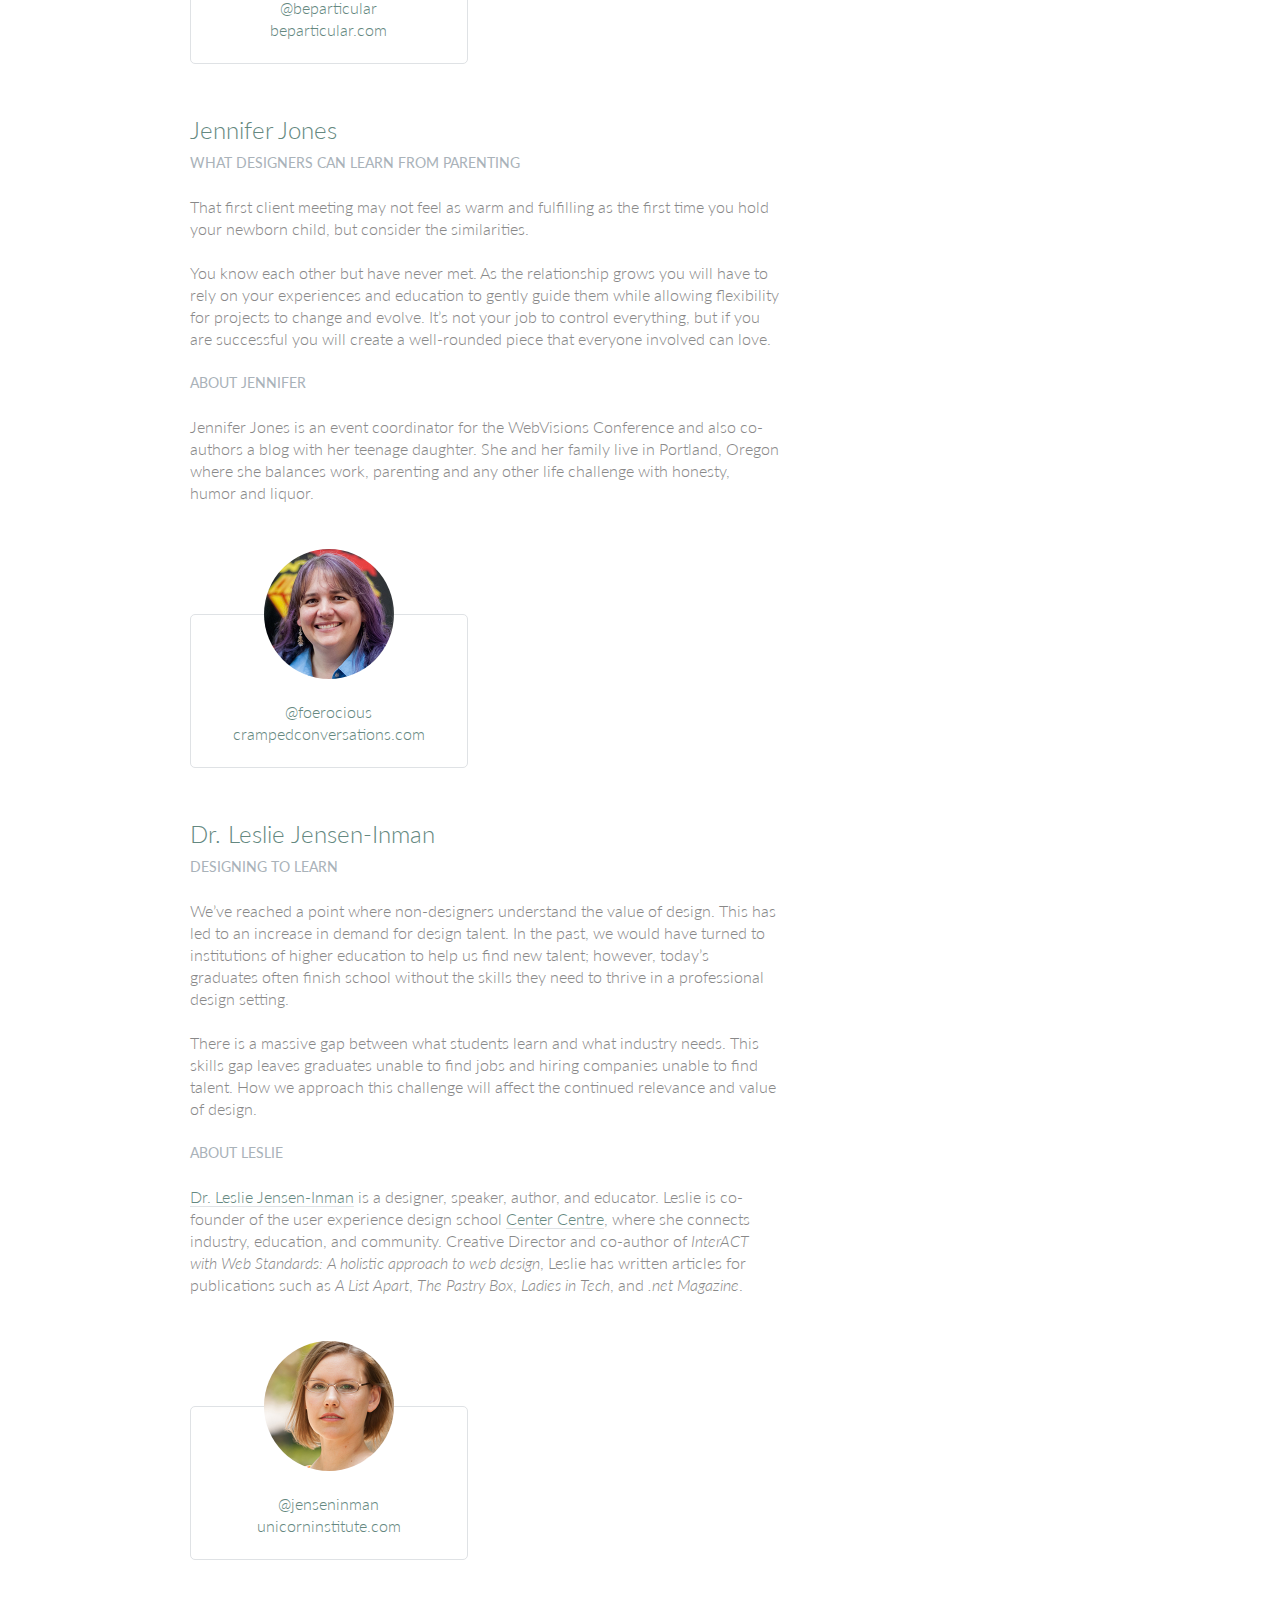
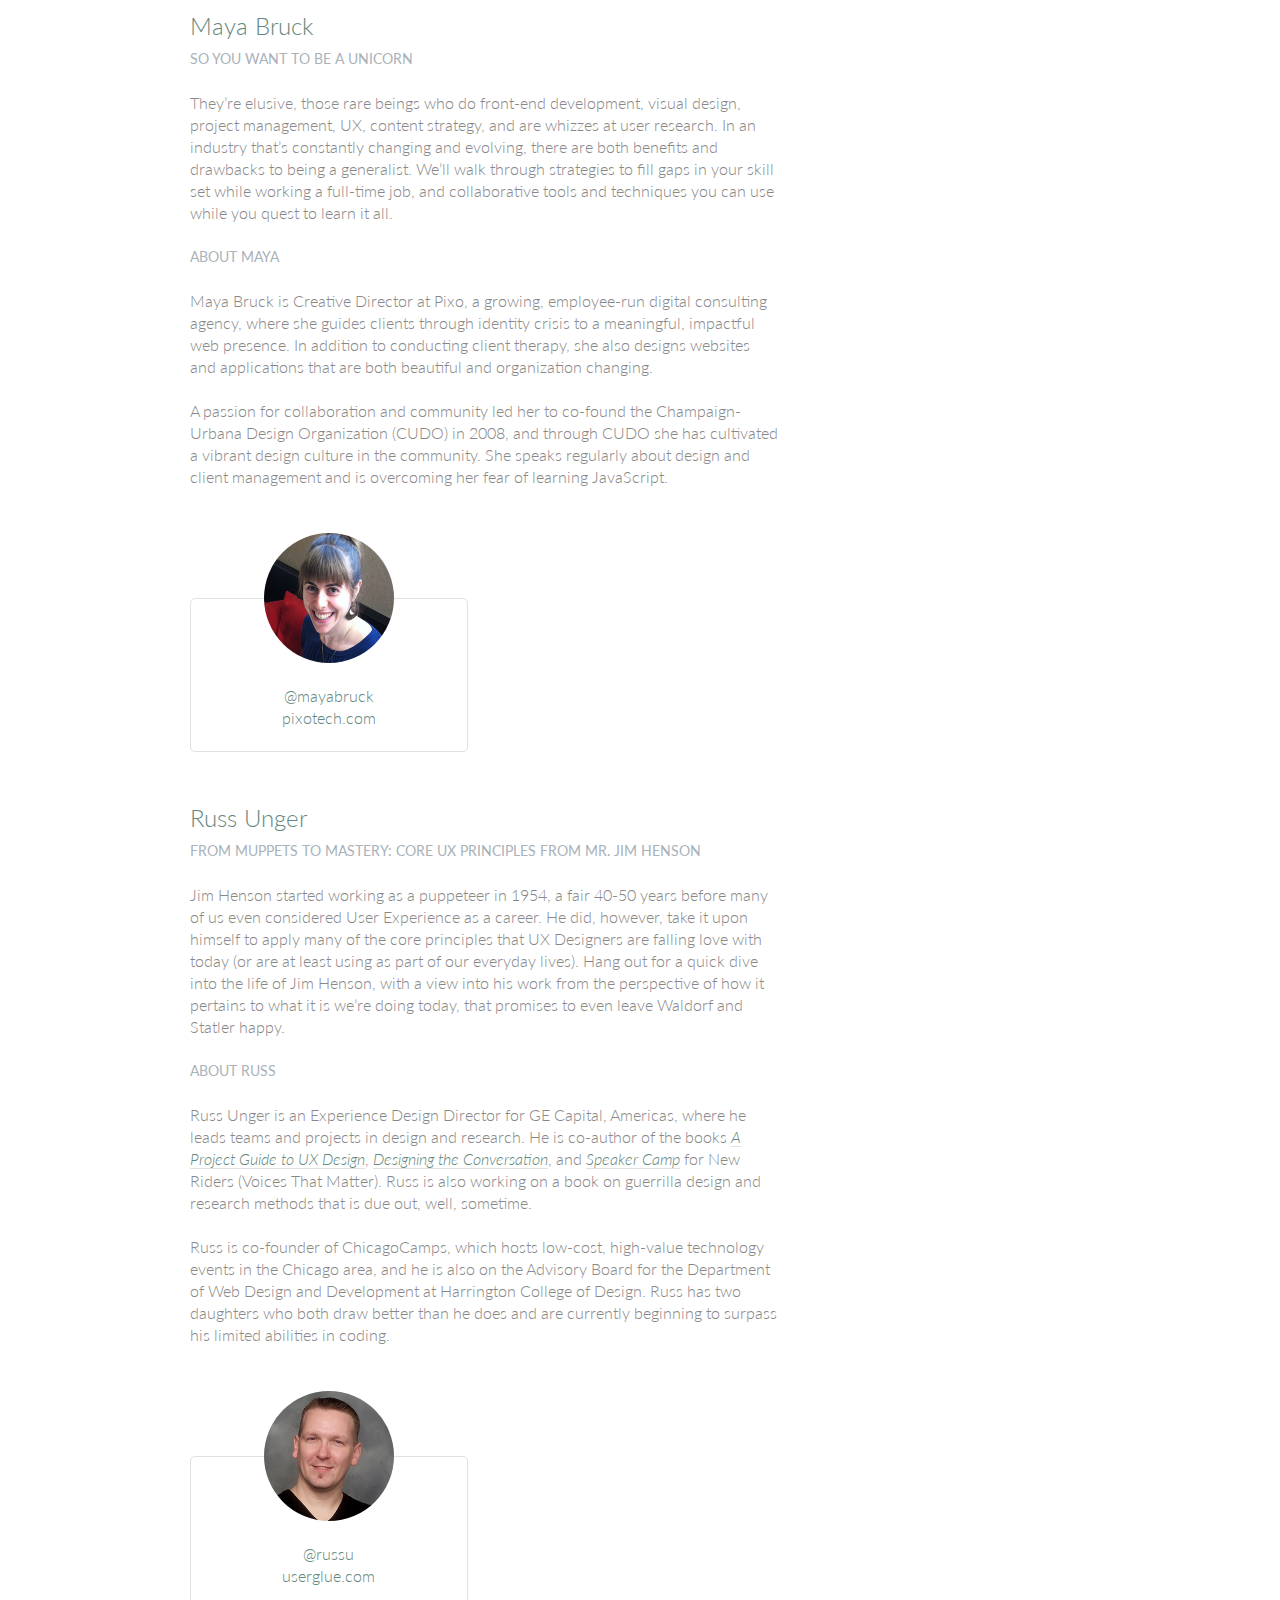
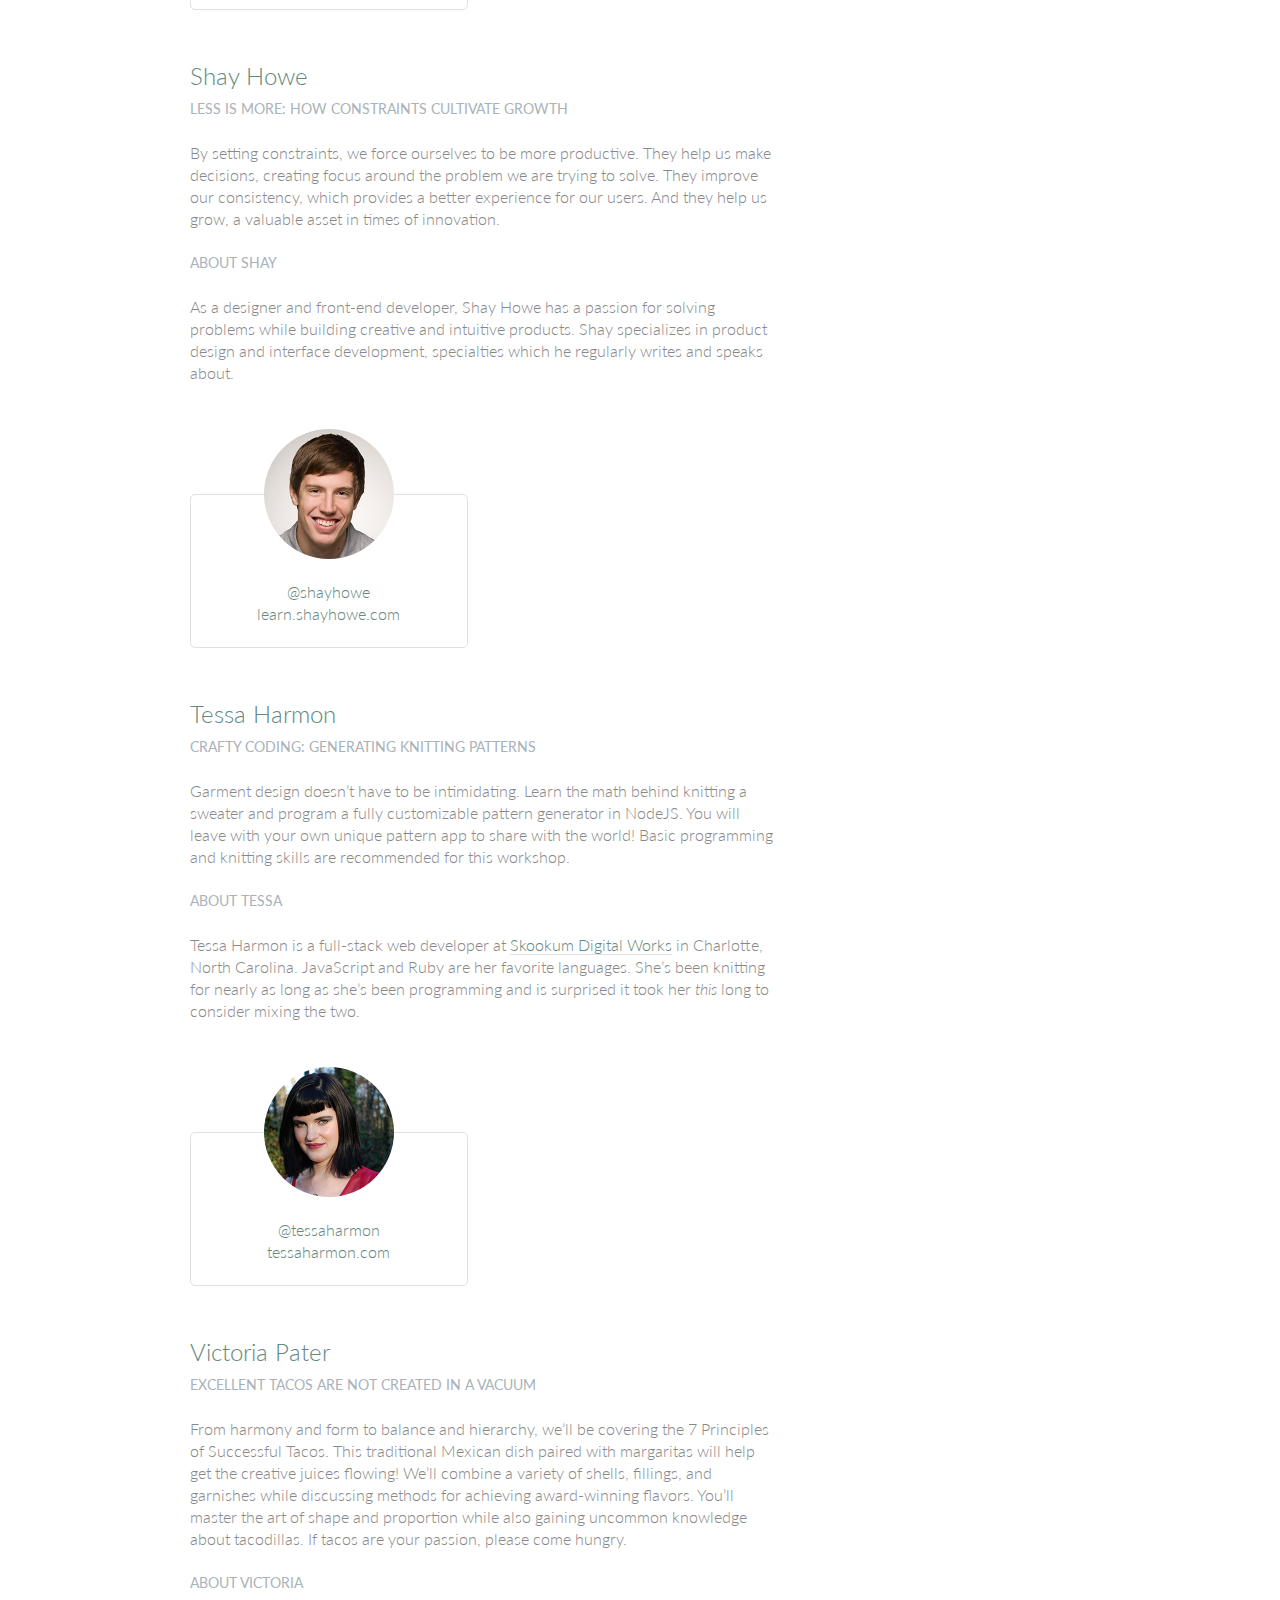
<file: speakers.html>
<!DOCTYPE html>
<html lang="en">

<head>
    <meta charset="utf-8">
    <title>Speakers - Styles Conference</title>
    <link rel="stylesheet" href="assets/stylesheets/main.css">
    <link rel="stylesheet" href="http://fonts.googleapis.com/css?family=Lato:100,300,400">
</head>

<body>

    <!-- Header -->

    <header class="primary-header container group">

        <h1 class="logo">
        <a href="index.html">Styles <br> Conference</a>
      </h1>

        <h3 class="tagline">August 24&ndash;26th &mdash; Chicago, IL</h3>

        <nav class="nav primary-nav">
            <ul>
                <li><a href="index.html">Home</a></li>
                <!--
          -->
                <li><a href="speakers.html">Speakers</a></li>
                <!--
          -->
                <li><a href="schedule.html">Schedule</a></li>
                <!--
          -->
                <li><a href="venue.html">Venue</a></li>
                <!--
          -->
                <li><a href="register.html">Register</a></li>
            </ul>
        </nav>

    </header>

    <!-- Lead -->

    <section class="row-alt">
        <div class="lead container">

            <h1>Speakers</h1>

            <p>We&#8217;re happy to welcome over twenty speakers to present on the industry&#8217;s latest technologies. Prepare for an inspiration extravaganza.</p>

        </div>
    </section>

    <!-- Main content -->

    <section class="row">
        <div class="grid">

            <!-- Aaron Irizarry -->

            <section class="speaker" id="aaron-irizarry">

                <div class="col-2-3">

                    <h2>Aaron Irizarry</h2>
                    <h5>Designing a Culture of Design</h5>

                    <p>Workplace culture doesn&#8217;t start with beanbags, foosball tables, or a beer fridge, and it doesn&#8217;t end with neckties, PCs, or big corporations. It&#8217;s the unwritten rules, behavior, beliefs, and the motivations that enable good work to get done, or it&#8217;s what stifles a workforce. For design to be most effective and for designers to feel valued, we need to work in a culture that embraces design and allows it to succeed.</p>

                    <p>In Aaron&#8217;s session he will explore how to recognize the traits of organizations that *get* design, both large and small. He will share what those teams, departments, and companies have that others don&#8217;t, and more importantly, how to begin to change your own workplace&#8217;s culture. Once you&#8217;ve worked within a culture of design it&#8217;s almost impossible to imagine yourself anywhere else.</p>

                    <h5>About Aaron</h5>

                    <p>Aaron Irizarry is a Senior Product Designer for Nasdaq OMX, a lover of heavy metal, a foodie, and a master of BBQ arts. You can find some of his thoughts and presentations on the conversation surrounding design over at <a href="http://www.discussingdesign.com/">discussingdesign.com</a>.</p>

                </div>
                <!--

          -->
                <aside class="col-1-3">
                    <div class="speaker-info">

                        <img src="assets/images/speakers/aaron-irizarry.jpg" alt="Aaron Irizarry">

                        <ul>
                            <li><a href="https://twitter.com/aaroni">@aaroni</a></li>
                            <li><a href="http://www.thisisaaronslife.com/">thisisaaronslife.com</a></li>
                        </ul>

                    </div>
                </aside>

            </section>

            <!-- Adam Connor -->

            <section class="speaker" id="adam-connor">

                <div class="col-2-3">

                    <h2>Adam Connor</h2>
                    <h5>Lights! Camera! Interaction! Design Inspiration from Filmmakers</h5>

                    <p>Films succeed in evoking responses and engaging audiences only with a combination of well-written narrative and effective storytelling technique. It&#8217;s the filmmaker&#8217;s job to put this together. To do so they&#8217;ve developed processes, tools and techniques that allow them to focus attention, emphasize information, foreshadow and produce the many elements that together comprise a well-told story.</p>

                    <p>With this workshop, we&#8217;ll revisit the topic of using stories in design and expand on the technical aspects used in film to communicate. We&#8217;ll look at some tools used in film, such as cinematic patterns, beat sheets, and storyboards. We&#8217;ll consider why they&#8217;re used and how we might look to them for inspiration.</p>

                    <h5>About Adam</h5>

                    <p>Adam Connor is a designer, illustrator and speaker passionate about collaboration, communication, creativity and storytelling. As an Experience Design Director with Mad*Pow, Adam combines 10+ years of experience in interaction and experience design with a background in computer science, film, and animation to create effective and easy-to-use digital products and services. He believes that no matter how utilitarian a tool is, at the core of its creation lies a story; uncovering that story is key to its success. Occasionally, he shares his perspectives on design at <a href="http://adamconnor.com/">adamconnor.com</a> and <a href="http://www.discussingdesign.com/">discussingdesign.com</a>.</p>

                </div>
                <!--

          -->
                <aside class="col-1-3">
                    <div class="speaker-info">

                        <img src="assets/images/speakers/adam-connor.jpg" alt="Adam Connor">

                        <ul>
                            <li><a href="https://twitter.com/adamconnor">@adamconnor</a></li>
                            <li><a href="http://adamconnor.com/">adamconnor.com</a></li>
                        </ul>

                    </div>
                </aside>

            </section>

            <!-- AJ Self -->

            <section class="speaker" id="aj-self">

                <div class="col-2-3">

                    <h2>AJ Self</h2>
                    <h5>(You Should Be) Testing Your JavaScript</h5>

                    <p>JavaScript applications frequently utilize battle-tested libraries like jQuery, AngularJS, Backbone.js and more, but how can we be sure that our code is ready for production? This talk will share tips on how writing tests can be written easily and quickly and how to remove buggy code through testing.</p>

                    <h5>About AJ</h5>

                    <p>AJ is a software engineer specializing in JavaScript working at Belly in Chicago. Lately he has been writing applications with AngularJS and loving it. When not coding he is out loving the outdoors with his dog, Sunshine.</p>

                </div>
                <!--

          -->
                <aside class="col-1-3">
                    <div class="speaker-info">

                        <img src="assets/images/speakers/aj-self.jpg" alt="AJ Self">

                        <ul>
                            <li><a href="https://twitter.com/ajself">@ajself</a></li>
                            <li><a href="http://www.ajself.com/">ajself.com</a></li>
                        </ul>

                    </div>
                </aside>

            </section>

            <!-- Arman Ghosh -->

            <section class="speaker" id="arman-ghosh">

                <div class="col-2-3">

                    <h2>Arman Ghosh</h2>
                    <h5>Designing Deals: How Good Design Drives Sales</h5>

                    <p>Perception influences decisions, especially when it comes to selling products and services. Learn why before you even start sales conversations; good, thoughtful design and presentation will define you and your ability to close deals.</p>

                    <h5>About Arman</h5>

                    <p>Arman is an entrepreneur who has his roots planted in building aggressive sales and revenue-generating teams. Having built out national sales and operations teams in the B2B and consumer spaces, his focus has been driving aggressive growth for technology-based companies. He has an extensive operating background and has built a career disrupting sales processes and approaches with companies doing the same in their respective technology spaces.</p>

                </div>
                <!--

          -->
                <aside class="col-1-3">
                    <div class="speaker-info">

                        <img src="assets/images/speakers/arman-ghosh.jpg" alt="Arman Ghosh">

                        <ul>
                            <li><a href="https://twitter.com/armanghosh">@armanghosh</a></li>
                        </ul>

                    </div>
                </aside>

            </section>

            <!-- Bermon Painter -->

            <section class="speaker" id="bermon-painter">

                <div class="col-2-3">

                    <h2>Bermon Painter</h2>
                    <h5>Death to Wireframes: Long Live Rapid Prototyping</h5>

                    <p>Static wireframes are a drag on the whole design process. Prototyping makes things a little better by allowing you to stitch together static wireframes or mockups while adding basic interactions. Rapid prototyping with HTML, CSS, and JavaScript is even better and faster; it increases collaboration and improves the iteration process. Kill your wireframes. Long live rapid prototyping.</p>

                    <h5>About Bermon</h5>

                    <p>Bermon is the organizer of various community groups for user experience designers and front-end developers, and the organizer of Blend Conference, a three-day, multi-track event for user experience strategists, designers and developers. He also leads the user experience team for Cardinal Solutions&#8217; Charlotte office, where he consults with large enterprise clients on interesting problems across user experience, design and front-end development.</p>

                </div>
                <!--

          -->
                <aside class="col-1-3">
                    <div class="speaker-info">

                        <img src="assets/images/speakers/bermon-painter.jpg" alt="Bermon Painter">

                        <ul>
                            <li><a href="https://twitter.com/bermonpainter">@bermonpainter</a></li>
                            <li><a href="http://bermonpainter.com/">bermonpainter.com</a></li>
                        </ul>

                    </div>
                </aside>

            </section>

            <!-- Brad Smith -->

            <section class="speaker" id="brad-smith">

                <div class="col-2-3">

                    <h2>Brad Smith</h2>
                    <h5>What Designers and Strategists Can Learn from Dick Fosbury</h5>

                    <p>Dick Fosbury is an American track and field athlete who challenged the conventional approach to the high jump with an unorthodox &#8220;back first&#8221; technique that became known as the Fosbury Flop. His innovative approach to a sport that seemed to have reached its limits was ridiculed at first, with sportswriters labeling him &#8220;the world&#8217;s laziest high jumper&#8221; &#8212; but today variations of the Fosbury Flop are used by almost every high jumper.</p>

                    <p>We need to challenge conventions, too. Many of the design conventions used in web, mobile and device interfaces have evolved from systems and processes that no longer connect with our audiences&#8217; realities: a floppy disk as a metaphor to &#8220;save&#8221; information, push buttons as control devices and typography standards derived from mechanical typesetting.</p>

                    <p>As designers and strategists, we need to think like Dick Fosbury, to deconstruct analogues, and to free ourselves from outdated ideas so that we can develop the new interfaces and interactions of the future.</p>

                    <h5>About Brad</h5>

                    <p>Brad Smith is executive director for WebVisions, a conference that explores the future of the web. Most recently he launched &#8220;The Institute for Social Good,&#8221; an organization that connects non-profits with volunteers willing to spend a day building awesome web and mobile apps to change the world for the better.</p>

                </div>
                <!--

          -->
                <aside class="col-1-3">
                    <div class="speaker-info">

                        <img src="assets/images/speakers/brad-smith.jpg" alt="Brad Smith">

                        <ul>
                            <li><a href="http://www.webvisionsevent.com/">webvisionsevent.com</a></li>
                            <li><a href="http://www.instituteforsocialgood.org/">instituteforsocialgood.org</a></li>
                        </ul>

                    </div>
                </aside>

            </section>

            <!-- Candi Lemoine -->

            <section class="speaker" id="candi-lemoine">

                <div class="col-2-3">

                    <h2>Candi Lemoine</h2>
                    <h5>Making Remote Development Work</h5>

                    <p>It&#8217;s not uncommon for developers and designers to work from home. There are also a few companies that have multiple offices. Working for a business that spans three different time zones, Candi Lemoine will show how you make cross-office collaboration work. She will suggest various helpful tools because constant communication is key.</p>

                    <h5>About Candi</h5>

                    <p>Candi Lemoine is a User Interface Developer at Dominion Marine Media as well as a Customer Advocate at A Book Apart. Aside from researching about user experience and design patterns, she also loves mentoring college students about the front-end side of the web. She also enjoys participating in hackathons with other co-workers and students.</p>

                </div>
                <!--

          -->
                <aside class="col-1-3">
                    <div class="speaker-info">

                        <img src="assets/images/speakers/candi-lemoine.jpg" alt="Candi Lemoine">

                        <ul>
                            <li><a href="https://twitter.com/candicodeit">@candicodeit</a></li>
                            <li><a href="http://candicode.it/">candicode.it</a></li>
                        </ul>

                    </div>
                </aside>

            </section>

            <!-- Carolyn Chandler -->

            <section class="speaker" id="carolyn-chandler">

                <div class="col-2-3">

                    <h2>Carolyn Chandler</h2>
                    <h5>The Business of Play</h5>

                    <p>Play isn&#8217;t just for kids and heavy gamers. Anyone with a Foursquare account knows that &#8211; and the stickiness of a badge and a leaderboard. But a good, playful user experience isn&#8217;t about those surface elements either &#8211; it&#8217;s about creating an environment with well-understood rules, meaningful objectives, and a sense of fun. Whether you&#8217;re trying to encourage people &#8211; or yourself &#8211; to save money or to lose weight, a focus on game mechanics and play could be the trump card you&#8217;re looking for.</p>

                    <h5>About Carolyn</h5>

                    <p>Carolyn Chandler has been working in the field of User Experience Design for over 14 years. She was an adjunct professor at DePaul University and is the UX Design Instructor at The Starter League, where she first developed her activity-based approach for teaching core design concepts. Carolyn is the co-founder of The School for Digital Craftsmanship and co-author of two books, <cite>A Project Guide to UX Design</cite> and <cite>Adventures in Experience Design</cite>.</p>

                </div>
                <!--

          -->
                <aside class="col-1-3">
                    <div class="speaker-info">

                        <img src="assets/images/speakers/carolyn-chandler.jpg" alt="Carolyn Chandler">

                        <ul>
                            <li><a href="https://twitter.com/chanan">@chanan</a></li>
                            <li><a href="http://www.dhalo.com/">dhalo.com</a></li>
                        </ul>

                    </div>
                </aside>

            </section>

            <!-- Chris Mills -->

            <section class="speaker" id="chris-mills">

                <div class="col-2-3">

                    <h2>Chris Mills</h2>
                    <h5>Heavy Metal Coding</h5>

                    <p>In this unconventional talk, Chris Mills will encourage you to pick up some drum sticks in addition to your laptop, and beat out a rhythm of learning &#8211; both of code and drum beats! You&#8217;ll learn basic JavaScript and CSS, plus beginner&#8217;s heavy metal drum patterns. The two are a marriage made in heaven, as nothing is a better antidote to code frustration than beating seven shades of **** out of a drum kit.</p>

                    <h5>About Chris</h5>

                    <p>Chris Mills is a Senior Tech Writer at Mozilla, where he writes docs and demos about open web apps, Firefox OS and related subjects. He loves tinkering around with HTML, CSS, JavaScript and other web technologies, and gives occasional tech talks at conferences and universities.</p>

                </div>
                <!--

          -->
                <aside class="col-1-3">
                    <div class="speaker-info">

                        <img src="assets/images/speakers/chris-mills.jpg" alt="Chris Mills">

                        <ul>
                            <li><a href="https://twitter.com/chrisdavidmills">@chrisdavidmills</a></li>
                            <li><a href="https://developer.mozilla.org/">developer.mozilla.org</a></li>
                        </ul>

                    </div>
                </aside>

            </section>

            <!-- Dan Denney -->

            <section class="speaker" id="dan-denney">

                <div class="col-2-3">

                    <h2>Dan Denney</h2>
                    <h5>Creating HTML Emails Can Be Fun</h5>

                    <p>In this presentation Dan will share techniques on how to send awesome messages using CSS, media queries and everyone&#8217;s favorite HTML element: tables. The fun part comes in the tools available for automation and testing to make it feel less like 1999.</p>

                    <h5>About Dan</h5>

                    <p>Dan is a front-end dev at Envy Labs, where he works on client projects and Code School. He has been called a &#8220;seriously good copy and paster&#8221; and he puts those skills to use as he spends his days learning, unlearning and relearning how to build things for the web.</p>

                </div>
                <!--

          -->
                <aside class="col-1-3">
                    <div class="speaker-info">

                        <img src="assets/images/speakers/dan-denney.jpg" alt="Dan Denney">

                        <ul>
                            <li><a href="https://twitter.com/dandenney">@dandenney</a></li>
                            <li><a href="http://dandenney.com/">dandenney.com</a></li>
                        </ul>

                    </div>
                </aside>

            </section>

            <!-- Darby Frey -->

            <section class="speaker" id="darby-frey">

                <div class="col-2-3">

                    <h2>Darby Frey</h2>
                    <h5>Building a Mobile Layout</h5>

                    <p>Designing for mobile is challenging. With the ever-changing landscape of devices and screen sizes, there is no way to predict every possible canvas we will be designing for. Luckily, there are a few tools at our disposal that allow us to be confident in our designs.</p>

                    <p>In this session we will introduce some of these tools and dive into some code to see how they can be used to create designs that look great on any device.</p>

                    <h5>About Darby</h5>

                    <p>Darby Frey is a software engineer and consultant who has worked on web and mobile applications for many clients including Groupon, Toyota, Paramount Pictures and others. Currently he is working with Belly in Chicago to create the world&#8217;s best customer loyalty platform. He can be found on Twitter at <a href="https://twitter.com/darbyfrey">@darbyfrey</a>.</p>

                </div>
                <!--

          -->
                <aside class="col-1-3">
                    <div class="speaker-info">

                        <img src="assets/images/speakers/darby-frey.jpg" alt="Darby Frey">

                        <ul>
                            <li><a href="https://twitter.com/darbyfrey">@darbyfrey</a></li>
                            <li><a href="http://darbyfrey.com/">darbyfrey.com</a></li>
                        </ul>

                    </div>
                </aside>

            </section>

            <!-- Erica Decker -->

            <section class="speaker" id="erica-decker">

                <div class="col-2-3">

                    <h2>Erica Decker</h2>
                    <h5>What Disney Can Teach You about User Experience Design</h5>

                    <p>From the creation of the 1937 film <cite>Snow White and the Seven Dwarves</cite>, to newer animated films such as <cite>The Princess and the Frog</cite>, to the branded &#8220;Wonderful World of Disney&#8221; itself, the Disney empire has been built upon a design ecosystem. Each film, theme park, or cruise shares a holistic view of a perfect world across time and cultures. Within each experience, the same beloved character traits are highlighted, similar visual and animation styles are used, and the same story and musical techniques are leveraged to bring the audience to an emotional place. This helps make the user experience familiar and nostalgic, and lightens the audience&#8217;s cognitive load to promote enjoyment. Join Erica as she highlights Disney&#8217;s user experience techniques and outlines how you can use them to design an ecosystem that will leave behind a lasting legacy, even while waiting in an extremely long line.</p>

                    <h5>About Erica</h5>

                    <p>Erica Decker is a designer, developer, and speaker with a passion for technology, challenges, and all things design. She believes that fast-paced, iterative, holistic design is the best way to drive product innovation, and can support that belief with a lot of evidence. She has designed engaging digital experiences for Fortune 500 companies, non-profits, and upcoming companies alike, and is currently writing this bio while referring to herself in the third person.</p>

                </div>
                <!--

          -->
                <aside class="col-1-3">
                    <div class="speaker-info">

                        <img src="assets/images/speakers/erica-decker.jpg" alt="Erica Decker">

                        <ul>
                            <li><a href="http://ericadecker.com/">ericadecker.com</a></li>
                        </ul>

                    </div>
                </aside>

            </section>

            <!-- Estelle Weyl -->

            <section class="speaker" id="estelle-weyl">

                <div class="col-2-3">

                    <h2>Estelle Weyl</h2>
                    <h5>Select This!</h5>

                    <p>Pick an element, any element. Style it. Manipulate it. No IDs. No classes. No jQuery necessary. Learn all the new features of selectors in CSS and JavaScript hat enable you to select this DOM node, that DOM node, and even an imaginary DOM node based on attributes, relation to other elements, location in the DOM, or just an element&#8217;s mere existence.</p>

                    <h5>About Estelle</h5>

                    <p><a href="https://twitter.com/estellevw">Estelle Weyl</a> is an internationally published author (<cite><a href="http://shop.oreilly.com/product/0636920021711.do">Mobile HTML5</a></cite>, <cite><a href="http://shop.oreilly.com/product/0636920018063.do">HTML5: The Definitive Guide</a></cite> and <cite><a href="http://shop.oreilly.com/product/9780980846904.do">HTML5 and CSS3 for the Real World</a></cite>), speaker, trainer, and consultant. Estelle shares esoteric tidbits learned while programming CSS, JavaScript and HTML, provides tutorials and detailed grids of CSS3 and HTML5 browser support at <a href="http://www.standardista.com/">Standardista</a>. Her tutorials and workshops are available on <a href="http://estelle.github.io/">GitHub</a>.</p>

                </div>
                <!--

          -->
                <aside class="col-1-3">
                    <div class="speaker-info">

                        <img src="assets/images/speakers/estelle-weyl.jpg" alt="Estelle Weyl">

                        <ul>
                            <li><a href="https://twitter.com/estellevw">@estellevw</a></li>
                            <li><a href="http://standardista.com/">standardista.com</a></li>
                        </ul>

                    </div>
                </aside>

            </section>

            <!-- Jen Myers -->

            <section class="speaker" id="jen-myers">

                <div class="col-2-3">

                    <h2>Jen Myers</h2>
                    <h5>Teaching Our CSS to Play Nice</h5>

                    <p>Talk abstract: As our websites, applications and teams grow larger and more complicated, so does our CSS. Before we know it, we find ourselves no longer with cute little stylesheets, but sprawling, surly teenaged CSS that doesn&#8217;t always play nice with others. We need to learn how to manage and optimize our CSS no matter how large the project or diverse the team. If we start early, we can use best practices and tools to raise full-grown stylesheets any designer or developer would be happy to work with.</p>

                    <h5>About Jen</h5>

                    <p>Jen Myers is a web designer/developer and part of the instructor team at Dev Bootcamp in Chicago. In 2011, she founded the Columbus, Ohio chapter of Girl Develop It, an organization that provides introductory coding classes aimed at women, and she currently co-leads the Girl Develop It Chicago chapter. She speaks regularly about design, development and diversity, and focuses on finding new ways to make both technology and technology education accessible to everyone.</p>

                </div>
                <!--

          -->
                <aside class="col-1-3">
                    <div class="speaker-info">

                        <img src="assets/images/speakers/jen-myers.jpg" alt="Jen Myers">

                        <ul>
                            <li><a href="https://twitter.com/antiheroine">@antiheroine</a></li>
                            <li><a href="http://jenmyers.net/">jenmyers.net</a></li>
                        </ul>

                    </div>
                </aside>

            </section>

            <!-- Jenn Downs -->

            <section class="speaker" id="jenn-downs">

                <div class="col-2-3">

                    <h2>Jenn Downs</h2>
                    <h5>What&#8217;s Stopping You?</h5>

                    <p>Creating in the face of negativity, fear, health problems, and your inner critic can at times feel impossible. Let&#8217;s face our fears together, name these problems and break them down, silence our inner critics, and talk about when it&#8217;s time to take a break or let go of a project for good.</p>

                    <h5>About Jenn</h5>

                    <p>Jenn Downs swung her way through the jungle at MailChimp from support to tech writing to UX Design Research. After six years she&#8217;s been bitten by the entrepreneurship bug and she is now the Business/Tech Manager for Carpenter Koby Downs in Atlanta. Never one to only do one thing at a time, Jenn is also doing freelance email marketing and UX work on the side.</p>

                    <p>Outside of loving the web, Jenn is a songwriter and loves Rock and Roll!</p>

                </div>
                <!--

          -->
                <aside class="col-1-3">
                    <div class="speaker-info">

                        <img src="assets/images/speakers/jenn-downs.jpg" alt="Jenn Downs">

                        <ul>
                            <li><a href="https://twitter.com/beparticular">@beparticular</a></li>
                            <li><a href="http://beparticular.com/">beparticular.com</a></li>
                        </ul>

                    </div>
                </aside>

            </section>

            <!-- Jennifer Jones -->

            <section class="speaker" id="jennifer-jones">

                <div class="col-2-3">

                    <h2>Jennifer Jones</h2>
                    <h5>What Designers Can Learn from Parenting</h5>

                    <p>That first client meeting may not feel as warm and fulfilling as the first time you hold your newborn child, but consider the similarities.</p>

                    <p>You know each other but have never met. As the relationship grows you will have to rely on your experiences and education to gently guide them while allowing flexibility for projects to change and evolve. It&#8217;s not your job to control everything, but if you are successful you will create a well-rounded piece that everyone involved can love.</p>

                    <h5>About Jennifer</h5>

                    <p>Jennifer Jones is an event coordinator for the WebVisions Conference and also co-authors a blog with her teenage daughter. She and her family live in Portland, Oregon where she balances work, parenting and any other life challenge with honesty, humor and liquor.</p>

                </div>
                <!--

          -->
                <aside class="col-1-3">
                    <div class="speaker-info">

                        <img src="assets/images/speakers/jennifer-jones.jpg" alt="Jennifer Jones">

                        <ul>
                            <li><a href="https://twitter.com/Foerocious">@foerocious</a></li>
                            <li><a href="http://crampedconversations.com/">crampedconversations.com</a></li>
                        </ul>

                    </div>
                </aside>

            </section>

            <!-- Leslie Jensen-Inman -->

            <section class="speaker" id="leslie-jensen-inman">

                <div class="col-2-3">

                    <h2>Dr. Leslie Jensen-Inman</h2>
                    <h5>Designing to Learn</h5>

                    <p>We&#8217;ve reached a point where non-designers understand the value of design. This has led to an increase in demand for design talent. In the past, we would have turned to institutions of higher education to help us find new talent; however, today&#8217;s graduates often finish school without the skills they need to thrive in a professional design setting.</p>

                    <p>There is a massive gap between what students learn and what industry needs. This skills gap leaves graduates unable to find jobs and hiring companies unable to find talent. How we approach this challenge will affect the continued relevance and value of design.</p>

                    <h5>About Leslie</h5>

                    <p><a href="http://www.jenseninman.com">Dr. Leslie Jensen-Inman</a> is a designer, speaker, author, and educator. Leslie is co-founder of the user experience design school <a href="http://www.centercentre.com">Center Centre</a>, where she connects industry, education, and community. Creative Director and co-author of <cite>InterACT with Web Standards: A holistic approach to web design</cite>, Leslie has written articles for publications such as <cite>A List Apart</cite>, <cite>The Pastry Box</cite>, <cite>Ladies in Tech</cite>, and <cite>.net Magazine</cite>.</p>

                </div>
                <!--

          -->
                <aside class="col-1-3">
                    <div class="speaker-info">

                        <img src="assets/images/speakers/leslie-jensen-inman.jpg" alt="Leslie Jensen-Inman">

                        <ul>
                            <li><a href="https://twitter.com/jenseninman">@jenseninman</a></li>
                            <li><a href="http://unicorninstitute.com/">unicorninstitute.com</a></li>
                        </ul>

                    </div>
                </aside>

            </section>

            <!-- Maya Bruck -->

            <section class="speaker" id="maya-bruck">

                <div class="col-2-3">

                    <h2>Maya Bruck</h2>
                    <h5>So You Want to Be a Unicorn</h5>

                    <p>They&#8217;re elusive, those rare beings who do front-end development, visual design, project management, UX, content strategy, and are whizzes at user research. In an industry that&#8217;s constantly changing and evolving, there are both benefits and drawbacks to being a generalist. We&#8217;ll walk through strategies to fill gaps in your skill set while working a full-time job, and collaborative tools and techniques you can use while you quest to learn it all.</p>

                    <h5>About Maya</h5>

                    <p>Maya Bruck is Creative Director at Pixo, a growing, employee-run digital consulting agency, where she guides clients through identity crisis to a meaningful, impactful web presence. In addition to conducting client therapy, she also designs websites and applications that are both beautiful and organization changing.</p>

                    <p>A passion for collaboration and community led her to co-found the Champaign-Urbana Design Organization (CUDO) in 2008, and through CUDO she has cultivated a vibrant design culture in the community. She speaks regularly about design and client management and is overcoming her fear of learning JavaScript.</p>

                </div>
                <!--

          -->
                <aside class="col-1-3">
                    <div class="speaker-info">

                        <img src="assets/images/speakers/maya-bruck.jpg" alt="Maya Bruck">

                        <ul>
                            <li><a href="https://twitter.com/mayabruck">@mayabruck</a></li>
                            <li><a href="http://pixotech.com/">pixotech.com</a></li>
                        </ul>

                    </div>
                </aside>

            </section>

            <!-- Russ Unger -->

            <section class="speaker" id="russ-unger">

                <div class="col-2-3">

                    <h2>Russ Unger</h2>
                    <h5>From Muppets to Mastery: Core UX Principles from Mr. Jim Henson</h5>

                    <p>Jim Henson started working as a puppeteer in 1954, a fair 40-50 years before many of us even considered User Experience as a career. He did, however, take it upon himself to apply many of the core principles that UX Designers are falling love with today (or are at least using as part of our everyday lives). Hang out for a quick dive into the life of Jim Henson, with a view into his work from the perspective of how it pertains to what it is we&#8217;re doing today, that promises to even leave Waldorf and Statler happy.</p>

                    <h5>About Russ</h5>

                    <p>Russ Unger is an Experience Design Director for GE Capital, Americas, where he leads teams and projects in design and research. He is co-author of the books <cite><a href="http://projectuxd.com/">A Project Guide to UX Design</a></cite>, <cite><a href="http://www.designingtheconversation.com/">Designing the Conversation</a></cite>, and <cite><a href="http://speakercampbook.com/">Speaker Camp</a></cite> for New Riders (Voices That Matter). Russ is also working on a book on guerrilla design and research methods that is due out, well, sometime.</p>

                    <p>Russ is co-founder of ChicagoCamps, which hosts low-cost, high-value technology events in the Chicago area, and he is also on the Advisory Board for the Department of Web Design and Development at Harrington College of Design. Russ has two daughters who both draw better than he does and are currently beginning to surpass his limited abilities in coding.</p>

                </div>
                <!--

          -->
                <aside class="col-1-3">
                    <div class="speaker-info">

                        <img src="assets/images/speakers/russ-unger.jpg" alt="Russ Unger">

                        <ul>
                            <li><a href="https://twitter.com/russu">@russu</a></li>
                            <li><a href="http://www.userglue.com/">userglue.com</a></li>
                        </ul>

                    </div>
                </aside>

            </section>

            <!-- Shay Howe -->

            <section class="speaker" id="shay-howe">

                <div class="col-2-3">

                    <h2>Shay Howe</h2>
                    <h5>Less Is More: How Constraints Cultivate Growth</h5>

                    <p>By setting constraints, we force ourselves to be more productive. They help us make decisions, creating focus around the problem we are trying to solve. They improve our consistency, which provides a better experience for our users. And they help us grow, a valuable asset in times of innovation.</p>

                    <h5>About Shay</h5>

                    <p>As a designer and front-end developer, Shay Howe has a passion for solving problems while building creative and intuitive products. Shay specializes in product design and interface development, specialties which he regularly writes and speaks about.</p>

                </div>
                <!--

          -->
                <aside class="col-1-3">
                    <div class="speaker-info">

                        <img src="assets/images/speakers/shay-howe.jpg" alt="Shay Howe">

                        <ul>
                            <li><a href="https://twitter.com/shayhowe">@shayhowe</a></li>
                            <li><a href="http://learn.shayhowe.com/">learn.shayhowe.com</a></li>
                        </ul>

                    </div>
                </aside>

            </section>

            <!-- Tessa Harmon -->

            <section class="speaker" id="tessa-harmon">

                <div class="col-2-3">

                    <h2>Tessa Harmon</h2>
                    <h5>Crafty Coding: Generating Knitting Patterns</h5>

                    <p>Garment design doesn&#8217;t have to be intimidating. Learn the math behind knitting a sweater and program a fully customizable pattern generator in NodeJS. You will leave with your own unique pattern app to share with the world! Basic programming and knitting skills are recommended for this workshop.</p>

                    <h5>About Tessa</h5>

                    <p>Tessa Harmon is a full-stack web developer at <a href="http://www.skookum.com/">Skookum Digital Works</a> in Charlotte, North Carolina. JavaScript and Ruby are her favorite languages. She&#8217;s been knitting for nearly as long as she&#8217;s been programming and is surprised it took her <em>this</em> long to consider mixing the two.</p>

                </div>
                <!--

          -->
                <aside class="col-1-3">
                    <div class="speaker-info">

                        <img src="assets/images/speakers/tessa-harmon.jpg" alt="Tessa Harmon">

                        <ul>
                            <li><a href="https://twitter.com/tessaharmon">@tessaharmon</a></li>
                            <li><a href="http://tessaharmon.com/">tessaharmon.com</a></li>
                        </ul>

                    </div>
                </aside>

            </section>

            <!-- Victoria Pater -->

            <section class="speaker" id="victoria-pater">

                <div class="col-2-3">

                    <h2>Victoria Pater</h2>
                    <h5>Excellent Tacos Are Not Created in a Vacuum</h5>

                    <p>From harmony and form to balance and hierarchy, we&#8217;ll be covering the 7 Principles of Successful Tacos. This traditional Mexican dish paired with margaritas will help get the creative juices flowing! We&#8217;ll combine a variety of shells, fillings, and garnishes while discussing methods for achieving award-winning flavors. You&#8217;ll master the art of shape and proportion while also gaining uncommon knowledge about tacodillas. If tacos are your passion, please come hungry.</p>

                    <h5>About Victoria</h5>

                    <p>Victoria is a <a href="http://www.modest.com/">Modest</a> UX Designer in Chicago. She focuses on making mobile commerce better for everyone. As a co-founder of <a href="http://quitestrong.com/">Quite Strong</a>, a female collaborative, she is a dedicated advocate for diversity in the design and tech fields. When asked what three things should could not live without she replied, &#8220;tacos, travel, and emojis&#8221; &#8230;obviously.</p>

                </div>
                <!--

          -->
                <aside class="col-1-3">
                    <div class="speaker-info">

                        <img src="assets/images/speakers/victoria-pater.jpg" alt="Victoria Pater">

                        <ul>
                            <li><a href="https://twitter.com/typeis4lovers">@typeis4lovers</a></li>
                            <li><a href="http://victoriapater.com/">victoriapater.com</a></li>
                        </ul>

                    </div>
                </aside>

            </section>

            <!-- Vitaly Friedman -->

            <section class="speaker" id="vitaly-friedman">

                <div class="col-2-3">

                    <h2>Vitaly Friedman</h2>
                    <h5>Responsive Web Design: Clever Tips and Techniques</h5>

                    <p>Responsive web design challenges web designers to adapt a new mindset to their design processes as well as techniques they are using in design and code. This talk provides an overview of various practical techniques, tips and tricks that you might want to be aware of when working on a new responsive design project.</p>

                    <h5>About Vitaly</h5>

                    <p>Vitaly Friedman loves beautiful content and does not give up easily. From Minsk in Belarus, he studied computer science and mathematics in Germany and discovered a passion for typography, writing and design. After working as a freelance designer and developer for six years, he co-founded <cite><a href="http://smashingmagazine.com/">Smashing Magazine</a></cite>, a leading online magazine dedicated to design and web development. Vitaly is the author, co-author and editor of all <a href="https://shop.smashingmagazine.com">Smashing books</a>. He currently works as editor-in-chief of <cite>Smashing Magazine</cite> in the lovely city of Freiburg, Germany.</p>

                </div>
                <!--

          -->
                <aside class="col-1-3">
                    <div class="speaker-info">

                        <img src="assets/images/speakers/vitaly-friedman.jpg" alt="Vitaly Friedman">

                        <ul>
                            <li><a href="https://twitter.com/smashingmag">@smashingmag</a></li>
                            <li><a href="http://smashingmagazine.com/">smashingmagazine.com</a></li>
                        </ul>

                    </div>
                </aside>

            </section>

            <!-- Zoe Mickley Gillenwater -->

            <section id="zoe-mickley-gillenwater">

                <div class="col-2-3">

                    <h2>Zoe Mickley Gillenwater</h2>
                    <h5>Leveling Up with Flexbox</h5>

                    <p>By now, you&#8217;ve probably heard of &#8220;flexbox,&#8221; short for the CSS Flexible Box Layout module and the most fully developed and well supported of CSS3&#8217;s wide array of new layout mechanisms. Flexbox allows you to create fluid, responsive layouts without having to worry about all those pesky float layout quirks we&#8217;ve dealt with for over a decade. But with cross-browser support still incomplete, you&#8217;ve probably relegated flexbox to the &#8220;one day&#8221; pile of web design tricks.</p>

                    <p>It&#8217;s time to stop waiting. In this talk, Zoe aims to convince you that it&#8217;s a good idea to start learning and using flexbox today. You&#8217;ll learn how to take your designs—and web design skills—to the next level as we use flexbox as practical progressive enhancement, adding it in bits and pieces on individual page components with graceful fallbacks.</p>

                    <h5>About Zoe</h5>

                    <p>Zoe Mickley Gillenwater is a web designer and developer who loves creating sites that work for as many people and devices as possible. She wrote an entire book on fluid web sites two years before &#8220;responsive web design&#8221; had a name (<cite><a href="http://www.flexiblewebbook.com/">Flexible Web Design: Creating Liquid and Elastic Layouts with CSS</a></cite>), and has also authored the book <cite><a href="http://www.stunningcss3.com/">Stunning CSS3: A Project-based Guide to the Latest in CSS</a></cite> and the video training title <cite><a href="http://zomigi.com/publications/#pub-accessibility">Web Accessibility Principles</a></cite> for lynda.com. Zoe currently works as a UX designer for <a href="http://www.booking.com/">Booking.com</a>.</p>

                </div>
                <!--

          -->
                <aside class="col-1-3">
                    <div class="speaker-info">

                        <img src="assets/images/speakers/zoe-mickley-gillenwater.jpg" alt="Zoe Mickley Gillenwater">

                        <ul>
                            <li><a href="https://twitter.com/zomigi">@zomigi</a></li>
                            <li><a href="http://zomigi.com/">zomigi.com</a></li>
                        </ul>

                    </div>
                </aside>

            </section>

        </div>
    </section>

    <!-- Footer -->

    <footer class="primary-footer container group">

        <small>&copy; Styles Conference</small>

        <nav class="nav">
            <ul>
                <li><a href="index.html">Home</a></li>
                <!--
          -->
                <li><a href="speakers.html">Speakers</a></li>
                <!--
          -->
                <li><a href="schedule.html">Schedule</a></li>
                <!--
          -->
                <li><a href="venue.html">Venue</a></li>
                <!--
          -->
                <li><a href="register.html">Register</a></li>
            </ul>
        </nav>

    </footer>

</body>

</html>
</file>
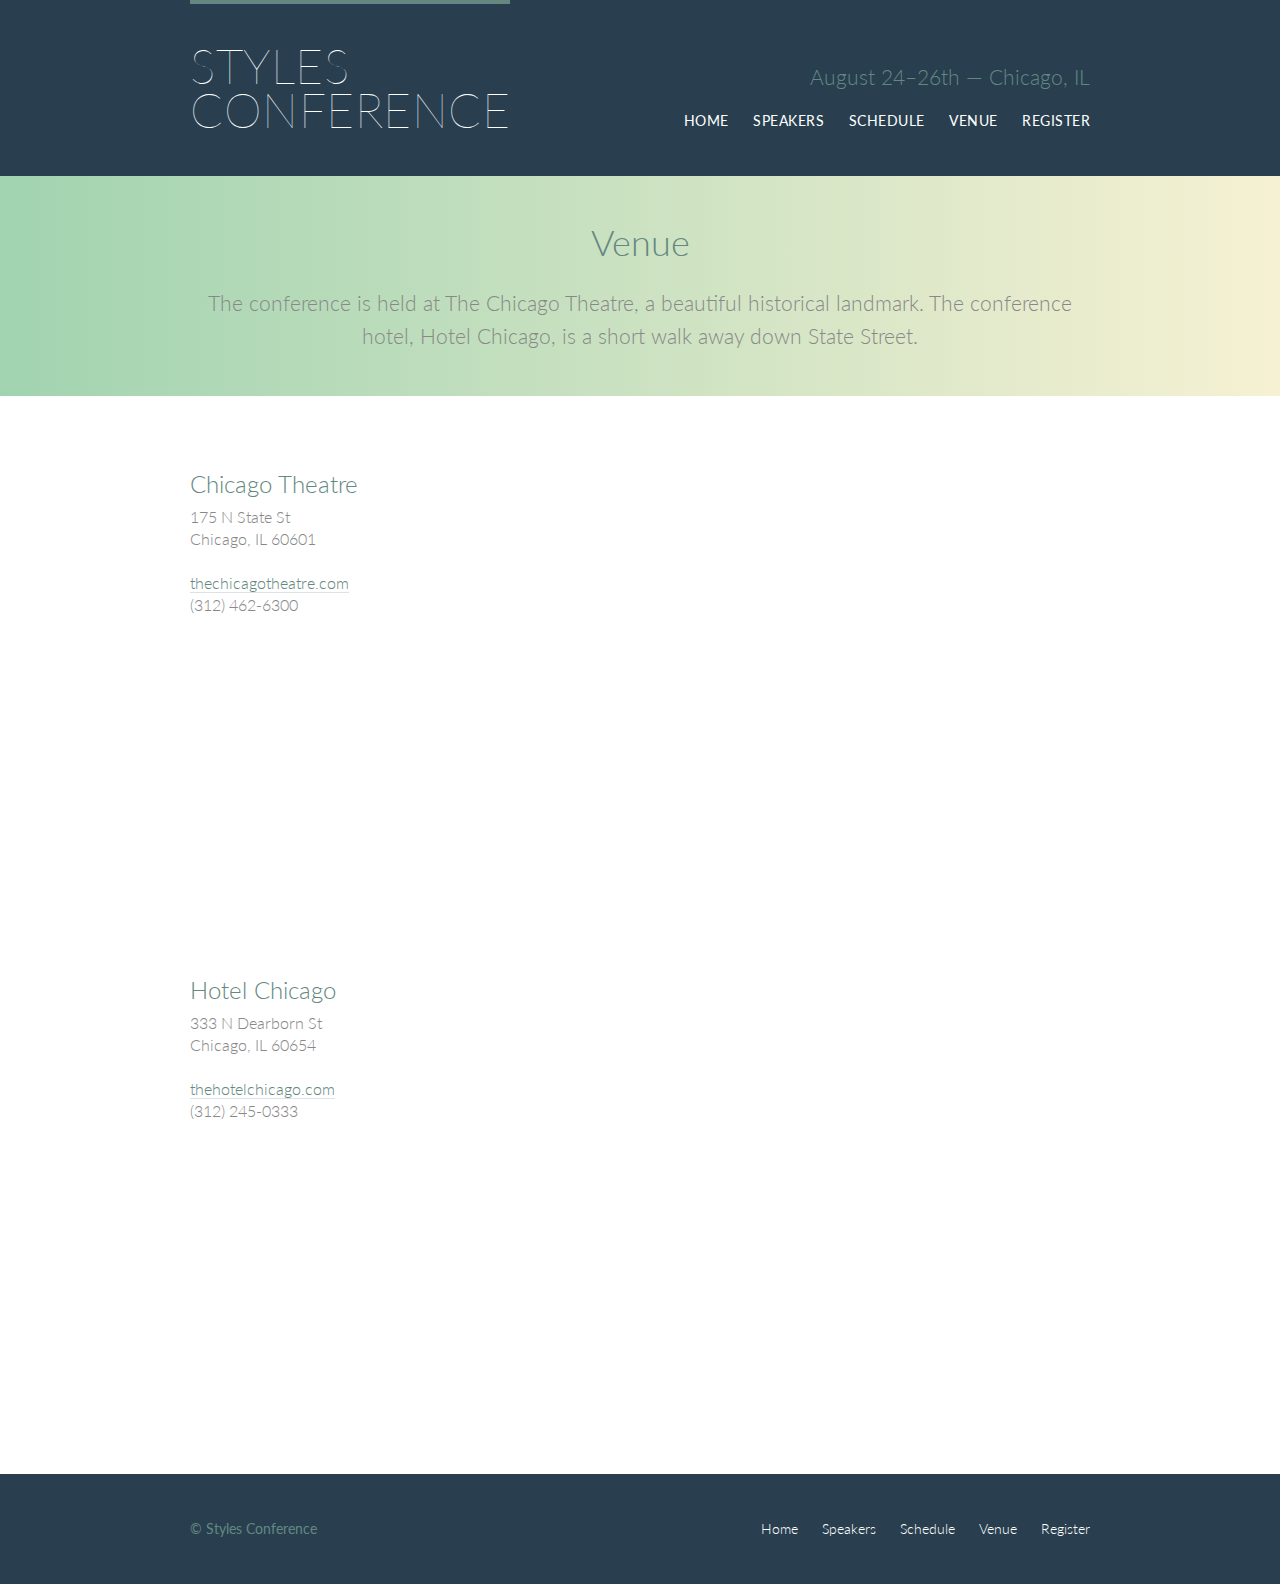
<file: venue.html>
<!DOCTYPE html>
<html lang="en">

<head>
    <meta charset="utf-8">
    <title>Venue - Styles Conference</title>
    <link rel="stylesheet" href="assets/stylesheets/main.css">
    <link rel="stylesheet" href="http://fonts.googleapis.com/css?family=Lato:100,300,400">
</head>

<body>


    <header class="primary-header container group">

        <h1 class="logo">
        <a href="index.html">Styles <br> Conference</a>
      </h1>

        <h3 class="tagline">August 24&ndash;26th &mdash; Chicago, IL</h3>

        <nav class="nav primary-nav">
            <ul>
                <li><a href="index.html">Home</a></li>
                <!--
          -->
                <li><a href="speakers.html">Speakers</a></li>
                <!--
          -->
                <li><a href="schedule.html">Schedule</a></li>
                <!--
          -->
                <li><a href="venue.html">Venue</a></li>
                <!--
          -->
                <li><a href="register.html">Register</a></li>
            </ul>
        </nav>

    </header>


    <section class="row-alt">
        <div class="lead container">

            <h1>Venue</h1>

            <p>The conference is held at The Chicago Theatre, a beautiful historical landmark. The conference hotel, Hotel Chicago, is a short walk away down State Street.</p>

        </div>
    </section>

    <!-- Main content -->

    <section class="row">
        <div class="grid">


            <section class="venue-theatre">

                <div class="col-1-3">
                    <h2>Chicago Theatre</h2>
                    <p>175 N State St
                        <br> Chicago, IL 60601</p>
                    <p><a href="http://www.thechicagotheatre.com/">thechicagotheatre.com</a>
                        <br> (312) 462-6300</p>
                </div>
                <!--

          -->
                <iframe class="venue-map col-2-3" src="https://www.google.com/maps/embed?pb=!1m5!3m3!1m2!1s0x880e2ca55810a493%3A0x4700ddf60fcbfad6!2schicago+theatre!5e0!3m2!1sen!2sus!4v1388701393606"></iframe>

            </section>

            <section class="venue-hotel">

                <div class="col-1-3">
                    <h2>Hotel Chicago</h2>
                    <p>333 N Dearborn St
                        <br> Chicago, IL 60654</p>
                    <p><a href="http://thehotelchicago.com/">thehotelchicago.com</a>
                        <br> (312) 245-0333</p>
                </div>
                <iframe class="venue-map col-2-3" src="https://www.google.com/maps/embed?pb=!1m5!3m3!1m2!1s0x880e2cb1da049173%3A0xa5c91d255a775f0b!2sHotel+Sax+Chicago%2C+North+Dearborn+Street%2C+Chicago%2C+IL!5e0!3m2!1sen!2sus!4v1388702493978"></iframe>

            </section>

        </div>
    </section>

    <footer class="primary-footer container group">

        <small>&copy; Styles Conference</small>

        <nav class="nav">
            <ul>
                <li><a href="index.html">Home</a></li>
                <!--
          -->
                <li><a href="speakers.html">Speakers</a></li>
                <!--
          -->
                <li><a href="schedule.html">Schedule</a></li>
                <!--
          -->
                <li><a href="venue.html">Venue</a></li>
                <!--
          -->
                <li><a href="register.html">Register</a></li>
            </ul>
        </nav>

    </footer>

</body>

</html>
</file>
<file: assets/stylesheets/main.css>
/* http://meyerweb.com/eric/tools/css/reset/
   v2.0 | 20110126
   License: none (public domain)
*/

html,
body,
div,
span,
applet,
object,
iframe,
h1,
h2,
h3,
h4,
h5,
h6,
p,
blockquote,
pre,
a,
abbr,
acronym,
address,
big,
cite,
code,
del,
dfn,
em,
img,
ins,
kbd,
q,
s,
samp,
small,
strike,
strong,
sub,
sup,
tt,
var,
b,
u,
i,
center,
dl,
dt,
dd,
ol,
ul,
li,
fieldset,
form,
label,
legend,
table,
caption,
tbody,
tfoot,
thead,
tr,
th,
td,
article,
aside,
canvas,
details,
embed,
figure,
figcaption,
footer,
header,
hgroup,
menu,
nav,
output,
ruby,
section,
summary,
time,
mark,
audio,
video {
    margin: 0;
    padding: 0;
    border: 0;
    font-size: 100%;
    font: inherit;
    vertical-align: baseline;
}


/* HTML5 display-role reset for older browsers */

article,
aside,
details,
figcaption,
figure,
footer,
header,
hgroup,
menu,
nav,
section {
    display: block;
}

body {
    line-height: 1;
}

ol,
ul {
    list-style: none;
}

blockquote,
q {
    quotes: none;
}

blockquote:before,
blockquote:after,
q:before,
q:after {
    content: '';
    content: none;
}

table {
    border-collapse: collapse;
    border-spacing: 0;
}


/*
  ========================================
  Custom styles
  ========================================
*/

body {
    background: #293f50;
    color: #888;
    font: 300 16px/22px "Lato", "Open Sans", "Helvetica Neue", Helvetica, Arial, sans-serif;
}


/*
  ========================================
  Grid
  ========================================
*/

*,
*:before,
*:after {
    -webkit-box-sizing: border-box;
    -moz-box-sizing: border-box;
    box-sizing: border-box;
}

.container,
.grid {
    margin: 0 auto;
    width: 960px;
}

.container {
    padding-left: 30px;
    padding-right: 30px;
}

.grid,
.col-1-3,
.col-2-3 {
    padding-left: 15px;
    padding-right: 15px;
}

.col-1-3,
.col-2-3 {
    display: inline-block;
    vertical-align: top;
}

.col-1-3 {
    width: 33.10%;
}

.col-2-3 {
    width: 66.66%;
}


/*
  ========================================
  Clearfix
  ========================================
*/

.group:before,
.group:after {
    content: "";
    display: table;
}

.group:after {
    clear: both;
}

.group {
    clear: both;
    *zoom: 1;
}


/*
  ========================================
  Rows
  ========================================
*/

.row,
.row-alt {
    min-width: 960px;
}

.row {
    background: #fff;
    padding: 66px 0 44px 0;
}

.row-alt {
    background: #cbe2c1;
    background: -webkit-linear-gradient(to right, #a1d3b0, #f6f1d3);
    background: -moz-linear-gradient(to right, #a1d3b0, #f6f1d3);
    background: linear-gradient(to right, #a1d3b0, #f6f1d3);
    padding: 44px 0 22px 0;
}


/*
  ========================================
  Typography
  ========================================
*/

h1,
h2,
h3,
h4 {
    color: #648880;
}

h1,
h3,
h4,
h5,
p {
    margin-bottom: 22px;
}

h1 {
    font-size: 36px;
    line-height: 44px;
}

h2 {
    font-size: 24px;
    line-height: 44px;
}

h3 {
    font-size: 21px;
}

h4 {
    font-size: 18px;
}

h5 {
    color: #a9b2b9;
    font-size: 14px;
    font-weight: 400;
    text-transform: uppercase;
}

strong {
    font-weight: 400;
}

cite,
em {
    font-style: italic;
}


/*
  ========================================
  Leads
  ========================================
*/

.lead {
    text-align: center;
}

.lead p {
    font-size: 21px;
    line-height: 33px;
}


/*
  ========================================
  Links
  ========================================
*/

a {
    color: #648880;
    text-decoration: none;
}

a:hover {
    color: #a9b2b9;
}

p a {
    border-bottom: 1px solid #dfe2e5;
}

.primary-header a,
.primary-footer a {
    color: #fff;
}

.primary-header a:hover,
.primary-footer a:hover {
    color: #648880;
}


/*
  ========================================
  Buttons
  ========================================
*/

.btn {
    border-radius: 5px;
    color: #fff;
    cursor: pointer;
    display: inline-block;
    font-weight: 400;
    letter-spacing: .5px;
    margin: 0;
    text-transform: uppercase;
}

.btn-default {
    border: 0;
    background: #648880;
    padding: 11px 30px;
    font-size: 14px;
}

.btn-default:hover {
    background: #77a198;
}

.btn-alt {
    border: 1px solid #fff;
    padding: 10px 30px;
}

.btn-alt:hover {
    background: #fff;
    color: #648880;
}


/*
  ========================================
  Primary header
  ========================================
*/

.logo {
    border-top: 4px solid #648880;
    float: left;
    font-size: 48px;
    font-weight: 100;
    letter-spacing: .5px;
    line-height: 44px;
    padding: 40px 0 22px 0;
    text-transform: uppercase;
}

.tagline {
    margin: 66px 0 22px 0;
    text-align: right;
}

.primary-nav {
    font-size: 14px;
    font-weight: 400;
    letter-spacing: .5px;
    text-transform: uppercase;
}


/*
  ========================================
  Primary footer
  ========================================
*/

.primary-footer {
    color: #648880;
    font-size: 14px;
    padding-bottom: 44px;
    padding-top: 44px;
}

.primary-footer small {
    float: left;
    font-weight: 400;
}


/*
  ========================================
  Navigation
  ========================================
*/

.nav {
    text-align: right;
}

.nav li {
    display: inline-block;
    margin: 0 10px;
    vertical-align: top;
}

.nav li:last-child {
    margin-right: 0;
}


/*
  ========================================
  Home
  ========================================
*/

.hero {
    color: #fff;
    line-height: 44px;
    padding: 22px 80px 66px 80px;
    text-align: center;
}

.hero h2 {
    font-size: 36px;
}

.hero p {
    font-size: 24px;
    font-weight: 100;
}

.teaser a:hover h3 {
    color: #a9b2b9;
}

.teaser img {
    border-radius: 5px;
    display: block;
    margin-bottom: 22px;
    max-width: 100%
}


/*
  ========================================
  Speakers
  ========================================
*/

.speaker {
    margin-bottom: 44px;
}

.speaker-info {
    border: 1px solid #dfe2e5;
    border-radius: 5px;
    margin-top: 88px;
    padding-bottom: 22px;
    text-align: center;
}

.speaker-info img {
    border-radius: 50%;
    height: 130px;
    margin: -66px 0 22px 0;
    vertical-align: top;
}


/*
  ========================================
  Schedule
  ========================================
*/

table {
    margin-bottom: 44px;
    width: 100%;
}

table:last-child {
    margin-bottom: 0;
}

th,
td {
    padding-bottom: 22px;
    vertical-align: top;
}

th {
    padding-right: 45px;
    text-align: right;
    width: 20%;
}

td {
    width: 40%;
}

thead {
    line-height: 44px;
}

thead th {
    color: #648880;
    font-size: 24px;
}

tbody th {
    color: #a9b2b9;
    font-size: 14px;
    font-weight: 400;
    padding-top: 22px;
    text-transform: uppercase;
}

tbody td {
    border-top: 1px solid #dfe2e5;
    padding-top: 21px;
}

tbody td:first-of-type {
    padding-right: 15px;
}

tbody td:last-of-type {
    padding-left: 15px;
}

tbody td:only-of-type {
    padding-left: 0;
    padding-right: 0;
}

table a {
    color: #888;
}

table h4 {
    margin-bottom: 0;
}

.schedule-offset {
    color: #a9b2b9;
}


/*
  ========================================
  Venue
  ========================================
*/

.venue-theatre {
    margin-bottom: 66px;
}

.venue-hotel {
    margin-bottom: 22px;
}

.venue-map {
    height: 264px;
}


/*
  ========================================
  Register
  ========================================
*/

.why-attend {
    list-style: square;
    margin: 0 0 22px 30px;
}

form {
    margin-bottom: 22px;
}

input,
select,
textarea {
    font: 300 16px/22px "Lato", "Open Sans", "Helvetica Neue", Helvetica, Arial, sans-serif;
}

.register-group label {
    color: #648880;
    cursor: pointer;
    font-weight: 400;
}

.register-group input,
.register-group select,
.register-group textarea {
    border: 1px solid #c6c9cc;
    border-radius: 5px;
    color: #888;
    display: block;
    margin: 5px 0 27px 0;
    padding: 5px 8px;
}

.register-group input,
.register-group textarea {
    width: 100%;
}

.register-group select {
    height: 34px;
    width: 60px;
}

.register-group textarea {
    height: 78px;
}
</file>
